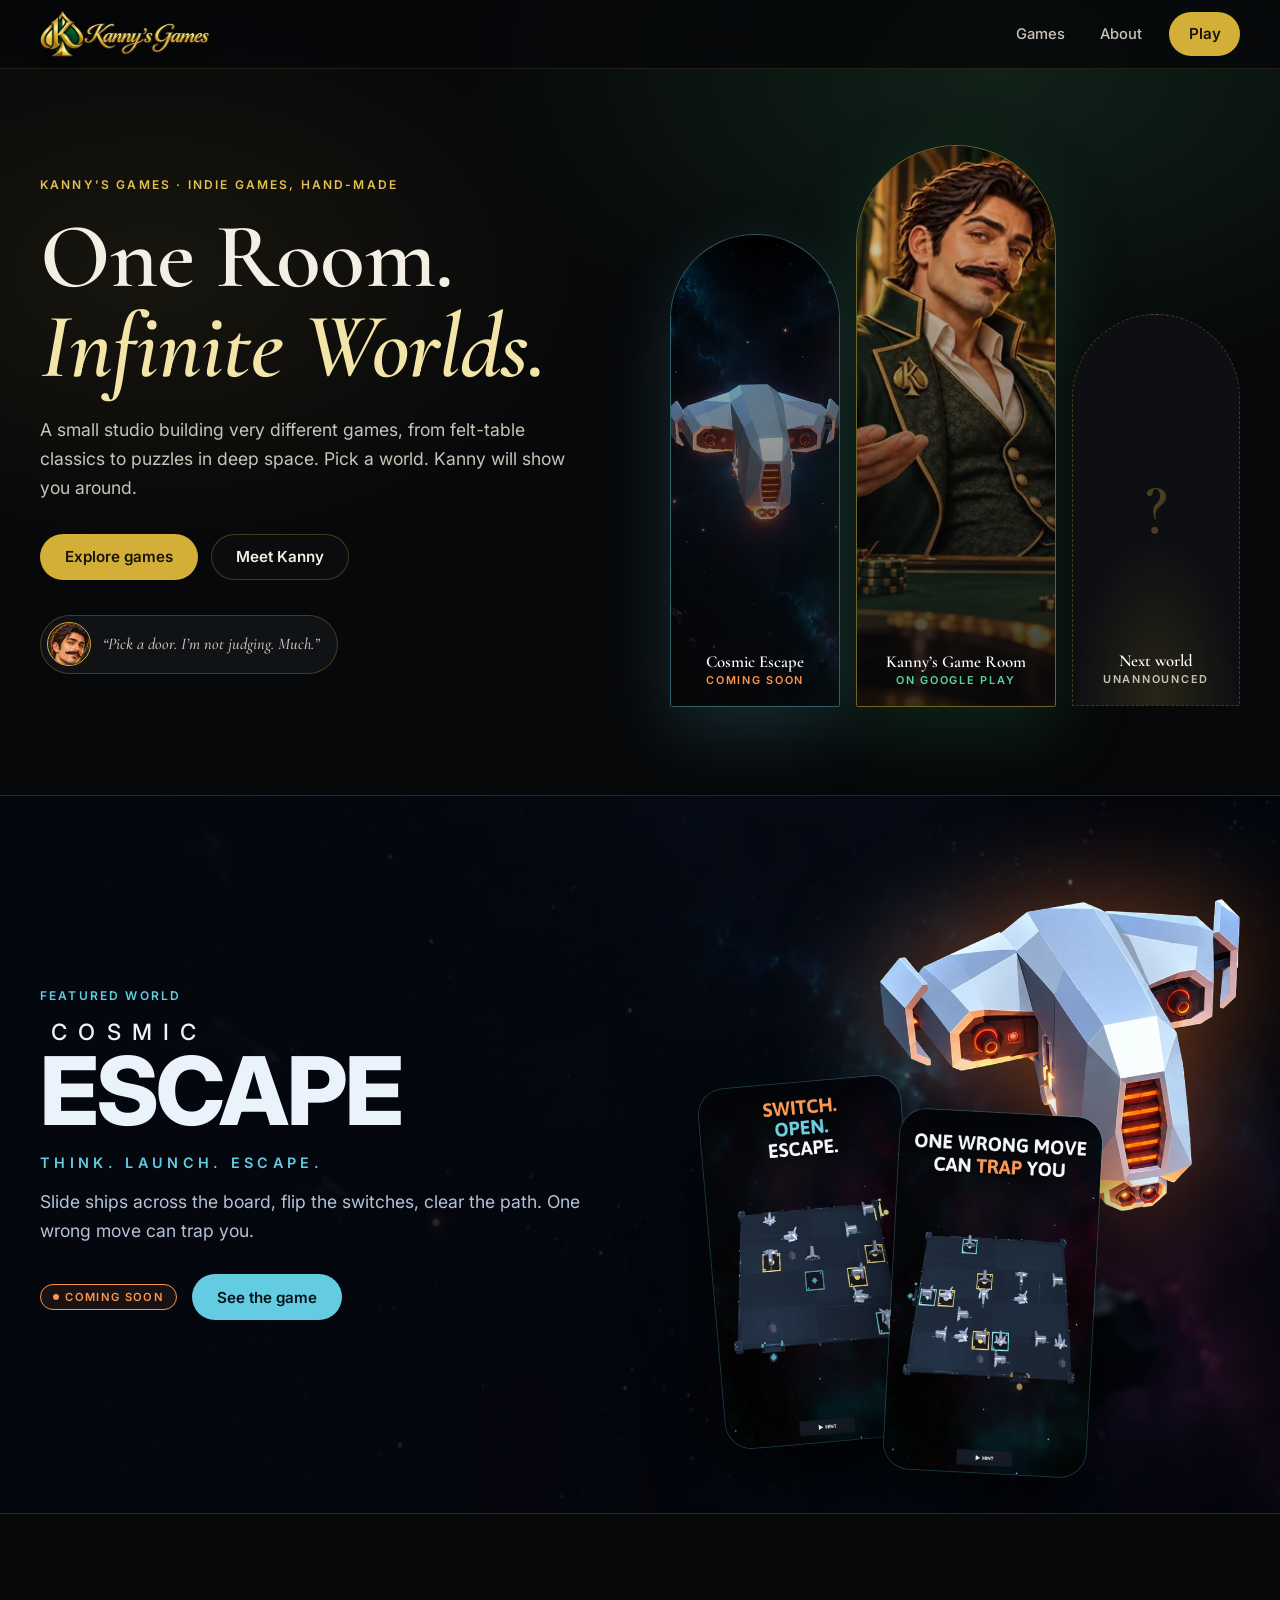
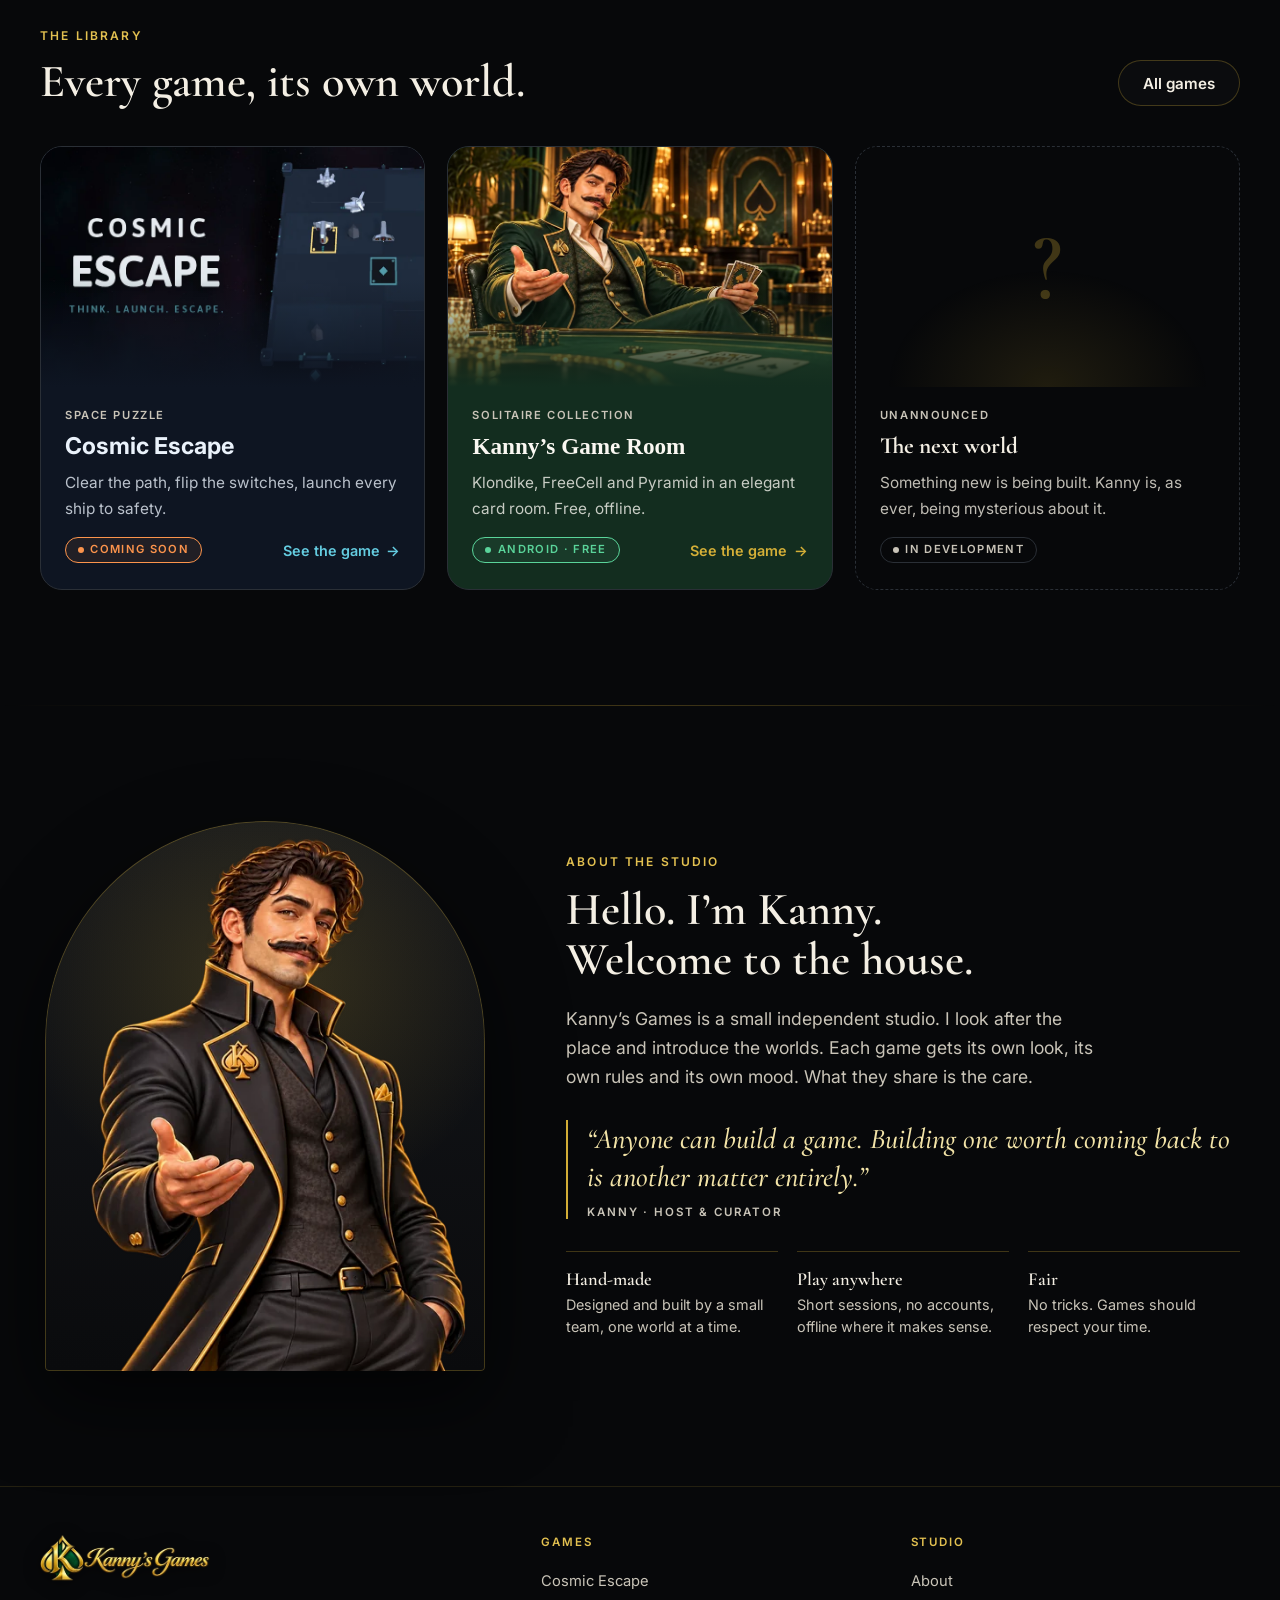
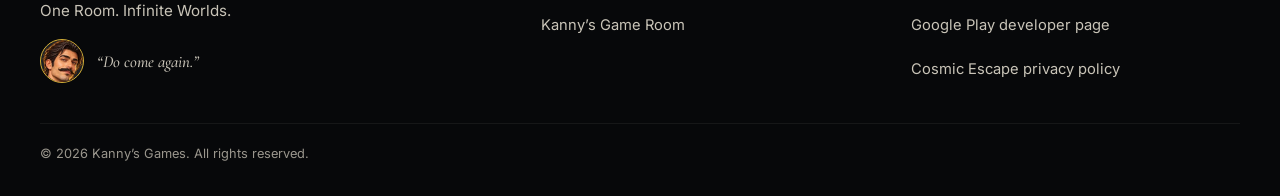
<file: index.html>
<!DOCTYPE html>
<html lang="en">
<head>
<meta charset="utf-8">
<meta name="viewport" content="width=device-width, initial-scale=1">
<title>Kanny's Games | Indie Game Studio. One Room. Infinite Worlds.</title>
<meta name="description" content="Kanny's Games is an independent game studio making very different games, from the card-room classic Kanny's Game Room to the upcoming space puzzle Cosmic Escape.">
<link rel="canonical" href="https://kannysgames.com/">
<meta name="theme-color" content="#07080a">
<meta property="og:site_name" content="Kanny's Games">
<meta property="og:type" content="website">
<meta property="og:title" content="Kanny's Games | Indie Game Studio. One Room. Infinite Worlds.">
<meta property="og:description" content="Kanny's Games is an independent game studio making very different games, from the card-room classic Kanny's Game Room to the upcoming space puzzle Cosmic Escape.">
<meta property="og:url" content="https://kannysgames.com/">
<meta property="og:image" content="https://kannysgames.com/assets/img/og/home.jpg">
<meta property="og:image:width" content="1200">
<meta property="og:image:height" content="630">
<meta property="og:image:alt" content="Kanny's Games. One Room. Infinite Worlds.">
<meta name="twitter:card" content="summary_large_image">
<meta name="twitter:title" content="Kanny's Games | Indie Game Studio. One Room. Infinite Worlds.">
<meta name="twitter:description" content="Kanny's Games is an independent game studio making very different games, from the card-room classic Kanny's Game Room to the upcoming space puzzle Cosmic Escape.">
<meta name="twitter:image" content="https://kannysgames.com/assets/img/og/home.jpg">
<link rel="icon" type="image/png" sizes="32x32" href="/assets/img/studio/favicon-32.png">
<link rel="icon" type="image/png" sizes="192x192" href="/assets/img/studio/icon-192.png">
<link rel="apple-touch-icon" href="/assets/img/studio/apple-touch-icon.png">
<link rel="preconnect" href="https://fonts.googleapis.com">
<link rel="preconnect" href="https://fonts.gstatic.com" crossorigin>
<link rel="stylesheet" href="https://fonts.googleapis.com/css2?family=Cormorant+Garamond:ital,wght@0,500;0,600;0,700;1,500;1,600&amp;family=Inter:wght@400;500;600;700;800&amp;display=swap">
<link rel="stylesheet" href="/assets/css/studio.css">
<link rel="stylesheet" href="/assets/css/home.css">
<script>document.documentElement.className="js"</script>
<script type="application/ld+json">{"@context": "https://schema.org", "@type": "Organization", "name": "Kanny's Games", "url": "https://kannysgames.com/", "logo": "https://kannysgames.com/assets/img/studio/icon-512.png", "description": "Kanny's Games is an independent game studio making very different games.", "sameAs": ["https://play.google.com/store/apps/dev?id=5169909982344144360"]}</script>
</head>
<body>
<div class="ambient" id="amb" aria-hidden="true"></div>
<a class="skip" href="#main">Skip to content</a>
<header class="nav"><div class="wrap nav-in">
  <a class="logo" href="/" aria-label="Kanny's Games home"><picture><source media="(max-width:560px)" srcset="/assets/img/studio/logo-mark.webp" width="34" height="36"><img src="/assets/img/studio/logo.webp" srcset="/assets/img/studio/logo.webp 1x, /assets/img/studio/logo-2x.webp 2x" alt="Kanny's Games" width="169" height="46" fetchpriority="high"></picture></a>
  <nav class="nav-links" aria-label="Primary"><a href="/games/">Games</a><a href="/#about">About</a><a class="btn btn-gold nav-play" href="https://play.google.com/store/apps/details?id=com.thebytedeveloper.kannysgameroom" target="_blank" rel="noopener noreferrer">Play</a></nav>
</div></header>
<main id="main">
<section class="hero"><div class="wrap hero-grid">
  <div>
    <p class="eyebrow">Kanny&rsquo;s Games &middot; Indie games, hand-made</p>
    <h1 class="h-hero">One Room.<br><em>Infinite Worlds.</em></h1>
    <p class="lede">A small studio building very different games, from felt-table classics to puzzles in deep space. Pick a world. Kanny will show you around.</p>
    <div class="hero-cta"><a class="btn btn-gold" href="#games">Explore games</a><a class="btn btn-line" href="#about">Meet Kanny</a></div>
    <p class="chip hero-chip"><img src="/assets/img/kanny/studio-avatar.webp" alt="" width="38" height="38" class="avatar" decoding="async"><span>&ldquo;Pick a door. I&rsquo;m not judging. Much.&rdquo;</span></p>
  </div>
  <div class="portals">
    <a class="portal p-ce" href="/games/cosmic-escape/"><img src="/assets/img/ce/wallpaper-480.webp" alt="" width="480" height="853" sizes="(max-width:560px) 45vw, 240px" fetchpriority="high" decoding="async"><span class="label"><b>Cosmic Escape</b><em>Coming soon</em></span></a>
    <a class="portal p-gr" href="/games/kannys-game-room/"><img src="/assets/img/gr/lounge-1400.webp" alt="" width="1400" height="933" srcset="/assets/img/gr/lounge-800.webp 800w, /assets/img/gr/lounge-1400.webp 1400w" sizes="(max-width:560px) 60vw, 420px" fetchpriority="high" decoding="async"><span class="label"><b>Kanny&rsquo;s Game Room</b><em>On Google Play</em></span></a>
    <div class="portal p-next"><i aria-hidden="true">?</i><span class="label"><b>Next world</b>Unannounced</span></div>
  </div>
</div></section>

<section class="feat" id="feat" data-game="cosmic-escape" data-amb="rgba(100,204,224,.16)|rgba(255,122,46,.05)" aria-labelledby="feat-title">
  <div class="wrap feat-grid">
    <div class="rv">
      <p class="eyebrow">Featured world</p>
      <h2 id="feat-title"><span class="ce-mark">Cosmic</span> <span class="ce-word">Escape</span></h2>
      <p class="ce-tag">Think. Launch. Escape.</p>
      <p class="lede">Slide ships across the board, flip the switches, clear the path. One wrong move can trap you.</p>
      <div class="feat-actions"><span class="pill pill-soon">Coming soon</span><a class="btn btn-game" href="/games/cosmic-escape/">See the game</a></div>
    </div>
    <div class="feat-media rv" aria-hidden="true">
      <img src="/assets/img/ce/ship-feature-640.webp" alt="" width="640" height="555" class="feat-ship" srcset="/assets/img/ce/ship-feature-640.webp 640w" sizes="(max-width:900px) 56vw, 420px" loading="lazy" decoding="async">
      <div class="phone ph1"><img src="/assets/img/ce/shot-02.webp" alt="" width="600" height="1067" sizes="(max-width:560px) 40vw, 200px" loading="lazy" decoding="async"></div>
      <div class="phone ph2"><img src="/assets/img/ce/shot-03.webp" alt="" width="600" height="1067" sizes="(max-width:560px) 40vw, 200px" loading="lazy" decoding="async"></div>
    </div>
  </div>
</section>

<section class="sec" id="games" aria-labelledby="lib-title"><div class="wrap">
  <div class="lib-head rv">
    <div><p class="eyebrow">The library</p><h2 class="h2" id="lib-title" style="margin-top:.8rem">Every game, its own world.</h2></div>
    <a class="btn btn-line" href="/games/">All games</a>
  </div>
  <div class="lib-grid">
    <a class="card rv" data-game="cosmic-escape" href="/games/cosmic-escape/" data-amb="rgba(100,204,224,.16)|rgba(255,122,46,.05)">
  <div class="card-art"><img src="/assets/img/ce/banner.webp" alt="" width="1024" height="500" sizes="(max-width:560px) 100vw, (max-width:900px) 50vw, 380px" style="object-position:8% 50%" loading="lazy" decoding="async"></div>
  <div class="card-body"><span class="tag">Space puzzle</span><h3>Cosmic Escape</h3>
    <p>Clear the path, flip the switches, launch every ship to safety.</p>
    <div class="card-meta"><span class="pill pill-soon">Coming soon</span><span class="card-cta">See the game</span></div></div>
</a>
    <a class="card rv" data-game="kannys-game-room" href="/games/kannys-game-room/" data-amb="rgba(47,125,76,.22)|rgba(212,175,55,.08)">
  <div class="card-art"><img src="/assets/img/gr/lounge-800.webp" alt="" width="800" height="533" srcset="/assets/img/gr/lounge-800.webp 800w, /assets/img/gr/lounge-1400.webp 1400w" sizes="(max-width:560px) 100vw, (max-width:900px) 50vw, 380px" style="object-position:35% 35%" loading="lazy" decoding="async"></div>
  <div class="card-body"><span class="tag">Solitaire collection</span><h3>Kanny&rsquo;s Game Room</h3>
    <p>Klondike, FreeCell and Pyramid in an elegant card room. Free, offline.</p>
    <div class="card-meta"><span class="pill pill-live">Android &middot; Free</span><span class="card-cta">See the game</span></div></div>
</a>
    <div class="card teaser rv">
  <div class="card-art"><span aria-hidden="true">?</span></div>
  <div class="card-body"><span class="tag">Unannounced</span><h3>The next world</h3>
    <p>Something new is being built. Kanny is, as ever, being mysterious about it.</p>
    <div class="card-meta"><span class="pill pill-next">In development</span></div></div>
</div>
  </div>
</div></section>

<hr class="hair">

<section class="sec" id="about" aria-labelledby="about-title"><div class="wrap kanny-grid">
  <div class="k-frame rv"><img src="/assets/img/kanny/studio-welcome-520.webp" alt="Kanny, host of Kanny's Games, in his charcoal and gold coat, extending a hand in welcome" width="520" height="780" srcset="/assets/img/kanny/studio-welcome-520.webp 520w, /assets/img/kanny/studio-welcome-900.webp 900w" sizes="(max-width:560px) 340px, 460px" loading="lazy" decoding="async"></div>
  <div class="k-body rv">
    <p class="eyebrow">About the studio</p>
    <h2 class="h2" id="about-title">Hello. I&rsquo;m Kanny.<br>Welcome to the house.</h2>
    <p class="lede">Kanny&rsquo;s Games is a small independent studio. I look after the place and introduce the worlds. Each game gets its own look, its own rules and its own mood. What they share is the care.</p>
    <blockquote class="quote"><p>&ldquo;Anyone can build a game. Building one worth coming back to is another matter entirely.&rdquo;</p><cite>Kanny &middot; Host &amp; curator</cite></blockquote>
    <div class="beliefs">
      <div><h3>Hand-made</h3><p>Designed and built by a small team, one world at a time.</p></div>
      <div><h3>Play anywhere</h3><p>Short sessions, no accounts, offline where it makes sense.</p></div>
      <div><h3>Fair</h3><p>No tricks. Games should respect your time.</p></div>
    </div>
  </div>
</div></section>
</main>
<footer class="foot"><div class="wrap">
  <div class="foot-in">
    <div><a class="logo" href="/" aria-label="Kanny's Games home"><picture><source media="(max-width:560px)" srcset="/assets/img/studio/logo-mark.webp"><img src="/assets/img/studio/logo.webp" srcset="/assets/img/studio/logo.webp 1x, /assets/img/studio/logo-2x.webp 2x" alt="Kanny's Games" width="169" height="46" loading="lazy"></picture></a>
      <p class="foot-tag">One Room. Infinite Worlds.</p>
      <p class="foot-kanny"><img src="/assets/img/kanny/studio-avatar.webp" alt="" width="44" height="44" class="avatar" loading="lazy" decoding="async"><span>&ldquo;Do come again.&rdquo;</span></p></div>
    <div><h2>Games</h2><ul><li><a href="/games/cosmic-escape/">Cosmic Escape</a></li><li><a href="/games/kannys-game-room/">Kanny&rsquo;s Game Room</a></li></ul></div>
    <div><h2>Studio</h2><ul><li><a href="/#about">About</a></li><li><a href="https://play.google.com/store/apps/dev?id=5169909982344144360" target="_blank" rel="noopener noreferrer">Google Play developer page</a></li><li><a href="/privacy/CosmicEscape.html">Cosmic Escape privacy policy</a></li></ul></div>
  </div>
  <p class="copy">&copy; 2026 Kanny&rsquo;s Games. All rights reserved.</p>
</div></footer>
<script src="/assets/js/site.js" defer></script>
</body>
</html>
</file>
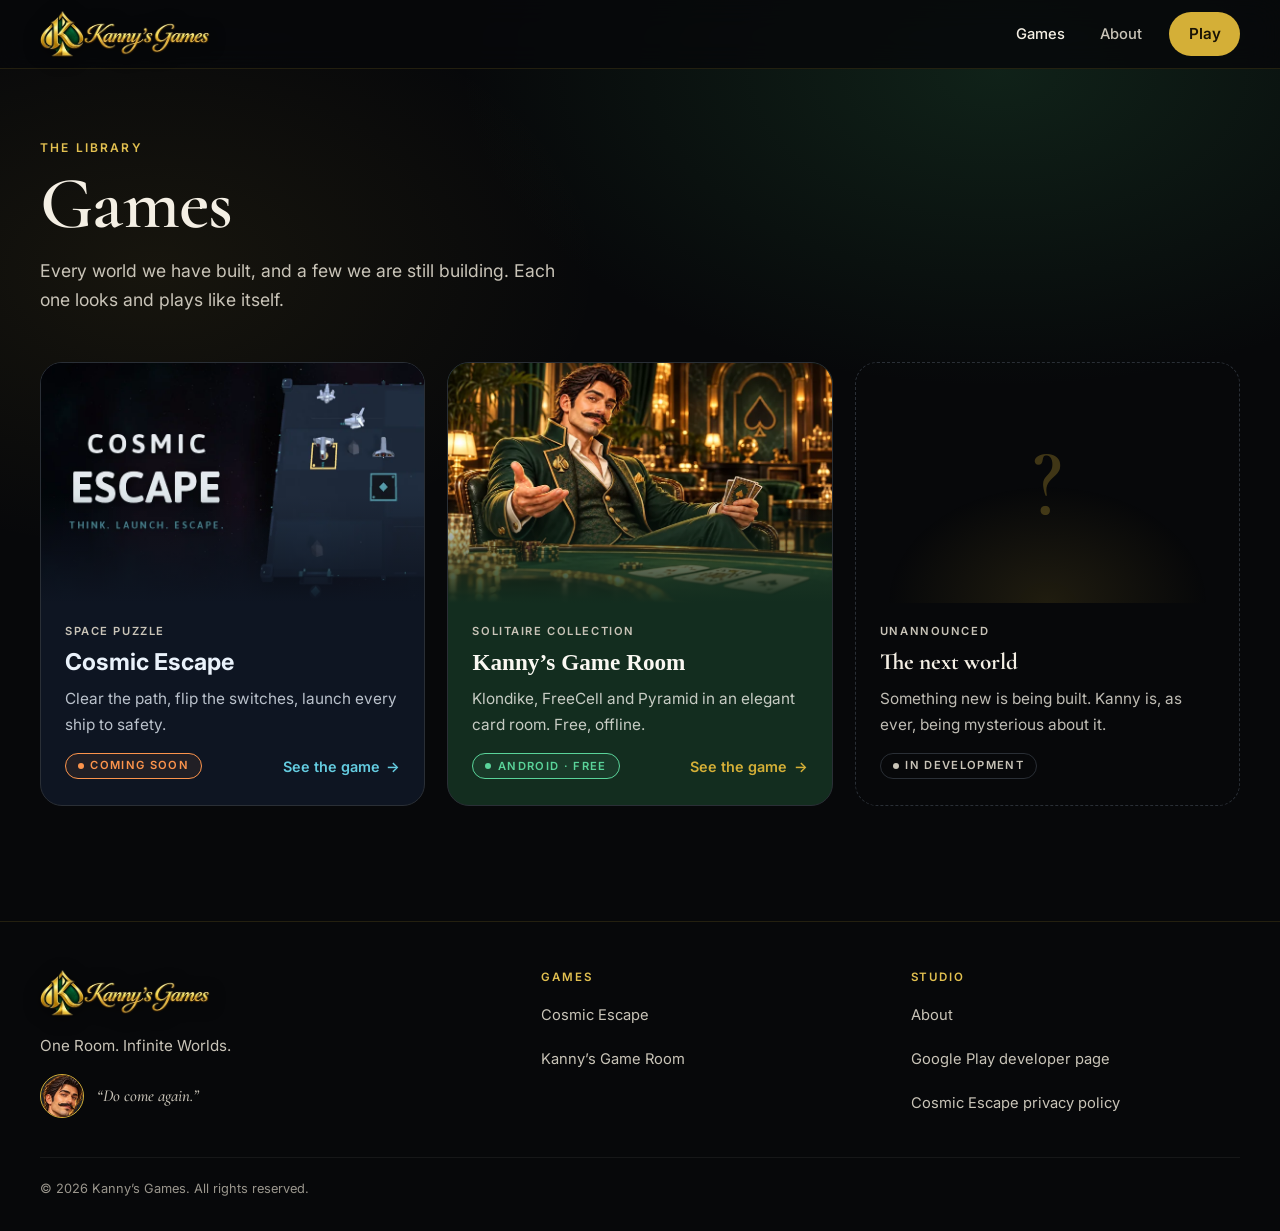
<file: games/index.html>
<!DOCTYPE html>
<html lang="en">
<head>
<meta charset="utf-8">
<meta name="viewport" content="width=device-width, initial-scale=1">
<title>Games | Kanny's Games</title>
<meta name="description" content="Every game from Kanny's Games: Kanny's Game Room, a free solitaire collection for Android, and Cosmic Escape, a space puzzle game coming soon.">
<link rel="canonical" href="https://kannysgames.com/games/">
<meta name="theme-color" content="#07080a">
<meta property="og:site_name" content="Kanny's Games">
<meta property="og:type" content="website">
<meta property="og:title" content="Games | Kanny's Games">
<meta property="og:description" content="Every game from Kanny's Games: Kanny's Game Room, a free solitaire collection for Android, and Cosmic Escape, a space puzzle game coming soon.">
<meta property="og:url" content="https://kannysgames.com/games/">
<meta property="og:image" content="https://kannysgames.com/assets/img/og/home.jpg">
<meta property="og:image:width" content="1200">
<meta property="og:image:height" content="630">
<meta property="og:image:alt" content="Kanny's Games. One Room. Infinite Worlds.">
<meta name="twitter:card" content="summary_large_image">
<meta name="twitter:title" content="Games | Kanny's Games">
<meta name="twitter:description" content="Every game from Kanny's Games: Kanny's Game Room, a free solitaire collection for Android, and Cosmic Escape, a space puzzle game coming soon.">
<meta name="twitter:image" content="https://kannysgames.com/assets/img/og/home.jpg">
<link rel="icon" type="image/png" sizes="32x32" href="/assets/img/studio/favicon-32.png">
<link rel="icon" type="image/png" sizes="192x192" href="/assets/img/studio/icon-192.png">
<link rel="apple-touch-icon" href="/assets/img/studio/apple-touch-icon.png">
<link rel="preconnect" href="https://fonts.googleapis.com">
<link rel="preconnect" href="https://fonts.gstatic.com" crossorigin>
<link rel="stylesheet" href="https://fonts.googleapis.com/css2?family=Cormorant+Garamond:ital,wght@0,500;0,600;0,700;1,500;1,600&amp;family=Inter:wght@400;500;600;700;800&amp;display=swap">
<link rel="stylesheet" href="/assets/css/studio.css">
<link rel="stylesheet" href="/assets/css/home.css">
<script>document.documentElement.className="js"</script>
<script type="application/ld+json">{"@context": "https://schema.org", "@type": "Organization", "name": "Kanny's Games", "url": "https://kannysgames.com/", "logo": "https://kannysgames.com/assets/img/studio/icon-512.png", "description": "Kanny's Games is an independent game studio making very different games.", "sameAs": ["https://play.google.com/store/apps/dev?id=5169909982344144360"]}</script>
</head>
<body>
<div class="ambient" id="amb" aria-hidden="true"></div>
<a class="skip" href="#main">Skip to content</a>
<header class="nav"><div class="wrap nav-in">
  <a class="logo" href="/" aria-label="Kanny's Games home"><picture><source media="(max-width:560px)" srcset="/assets/img/studio/logo-mark.webp" width="34" height="36"><img src="/assets/img/studio/logo.webp" srcset="/assets/img/studio/logo.webp 1x, /assets/img/studio/logo-2x.webp 2x" alt="Kanny's Games" width="169" height="46" fetchpriority="high"></picture></a>
  <nav class="nav-links" aria-label="Primary"><a href="/games/" aria-current="page">Games</a><a href="/#about">About</a><a class="btn btn-gold nav-play" href="https://play.google.com/store/apps/details?id=com.thebytedeveloper.kannysgameroom" target="_blank" rel="noopener noreferrer">Play</a></nav>
</div></header>
<main id="main">
<section class="page-head"><div class="wrap">
  <p class="eyebrow">The library</p>
  <h1 class="h-hero" style="font-size:clamp(2.6rem,6vw,4.6rem)">Games</h1>
  <p class="lede">Every world we have built, and a few we are still building. Each one looks and plays like itself.</p>
</div></section>
<section class="sec" style="padding-top:2rem" aria-labelledby="all-games"><div class="wrap"><h2 class="sr-only" id="all-games">All games</h2><div class="lib-grid">
  <a class="card rv" data-game="cosmic-escape" href="/games/cosmic-escape/" data-amb="rgba(100,204,224,.16)|rgba(255,122,46,.05)">
  <div class="card-art"><img src="/assets/img/ce/banner.webp" alt="" width="1024" height="500" sizes="(max-width:560px) 100vw, (max-width:900px) 50vw, 380px" style="object-position:8% 50%" decoding="async"></div>
  <div class="card-body"><span class="tag">Space puzzle</span><h3>Cosmic Escape</h3>
    <p>Clear the path, flip the switches, launch every ship to safety.</p>
    <div class="card-meta"><span class="pill pill-soon">Coming soon</span><span class="card-cta">See the game</span></div></div>
</a>
  <a class="card rv" data-game="kannys-game-room" href="/games/kannys-game-room/" data-amb="rgba(47,125,76,.22)|rgba(212,175,55,.08)">
  <div class="card-art"><img src="/assets/img/gr/lounge-800.webp" alt="" width="800" height="533" srcset="/assets/img/gr/lounge-800.webp 800w, /assets/img/gr/lounge-1400.webp 1400w" sizes="(max-width:560px) 100vw, (max-width:900px) 50vw, 380px" style="object-position:35% 35%" decoding="async"></div>
  <div class="card-body"><span class="tag">Solitaire collection</span><h3>Kanny&rsquo;s Game Room</h3>
    <p>Klondike, FreeCell and Pyramid in an elegant card room. Free, offline.</p>
    <div class="card-meta"><span class="pill pill-live">Android &middot; Free</span><span class="card-cta">See the game</span></div></div>
</a>
  <div class="card teaser rv">
  <div class="card-art"><span aria-hidden="true">?</span></div>
  <div class="card-body"><span class="tag">Unannounced</span><h3>The next world</h3>
    <p>Something new is being built. Kanny is, as ever, being mysterious about it.</p>
    <div class="card-meta"><span class="pill pill-next">In development</span></div></div>
</div>
</div></div></section>
</main>
<footer class="foot"><div class="wrap">
  <div class="foot-in">
    <div><a class="logo" href="/" aria-label="Kanny's Games home"><picture><source media="(max-width:560px)" srcset="/assets/img/studio/logo-mark.webp"><img src="/assets/img/studio/logo.webp" srcset="/assets/img/studio/logo.webp 1x, /assets/img/studio/logo-2x.webp 2x" alt="Kanny's Games" width="169" height="46" loading="lazy"></picture></a>
      <p class="foot-tag">One Room. Infinite Worlds.</p>
      <p class="foot-kanny"><img src="/assets/img/kanny/studio-avatar.webp" alt="" width="44" height="44" class="avatar" loading="lazy" decoding="async"><span>&ldquo;Do come again.&rdquo;</span></p></div>
    <div><h2>Games</h2><ul><li><a href="/games/cosmic-escape/">Cosmic Escape</a></li><li><a href="/games/kannys-game-room/">Kanny&rsquo;s Game Room</a></li></ul></div>
    <div><h2>Studio</h2><ul><li><a href="/#about">About</a></li><li><a href="https://play.google.com/store/apps/dev?id=5169909982344144360" target="_blank" rel="noopener noreferrer">Google Play developer page</a></li><li><a href="/privacy/CosmicEscape.html">Cosmic Escape privacy policy</a></li></ul></div>
  </div>
  <p class="copy">&copy; 2026 Kanny&rsquo;s Games. All rights reserved.</p>
</div></footer>
<script src="/assets/js/site.js" defer></script>
</body>
</html>
</file>
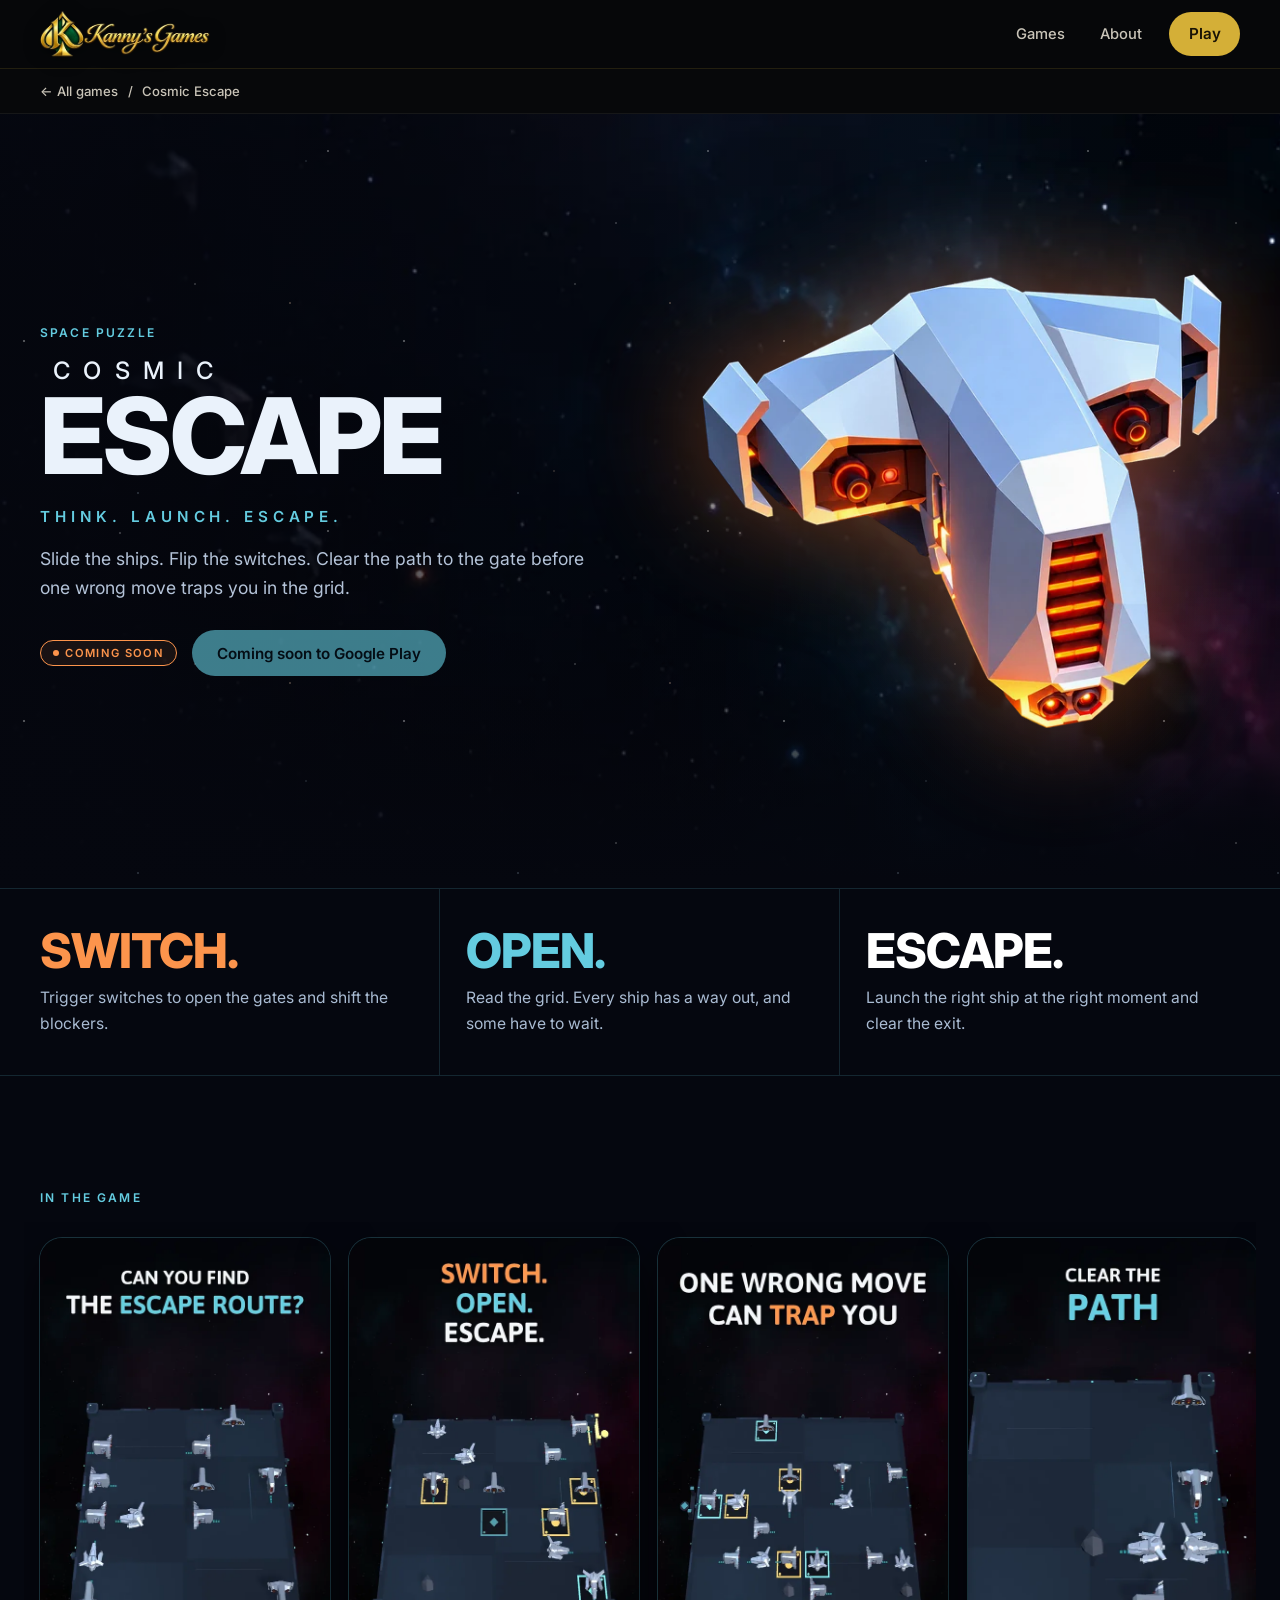
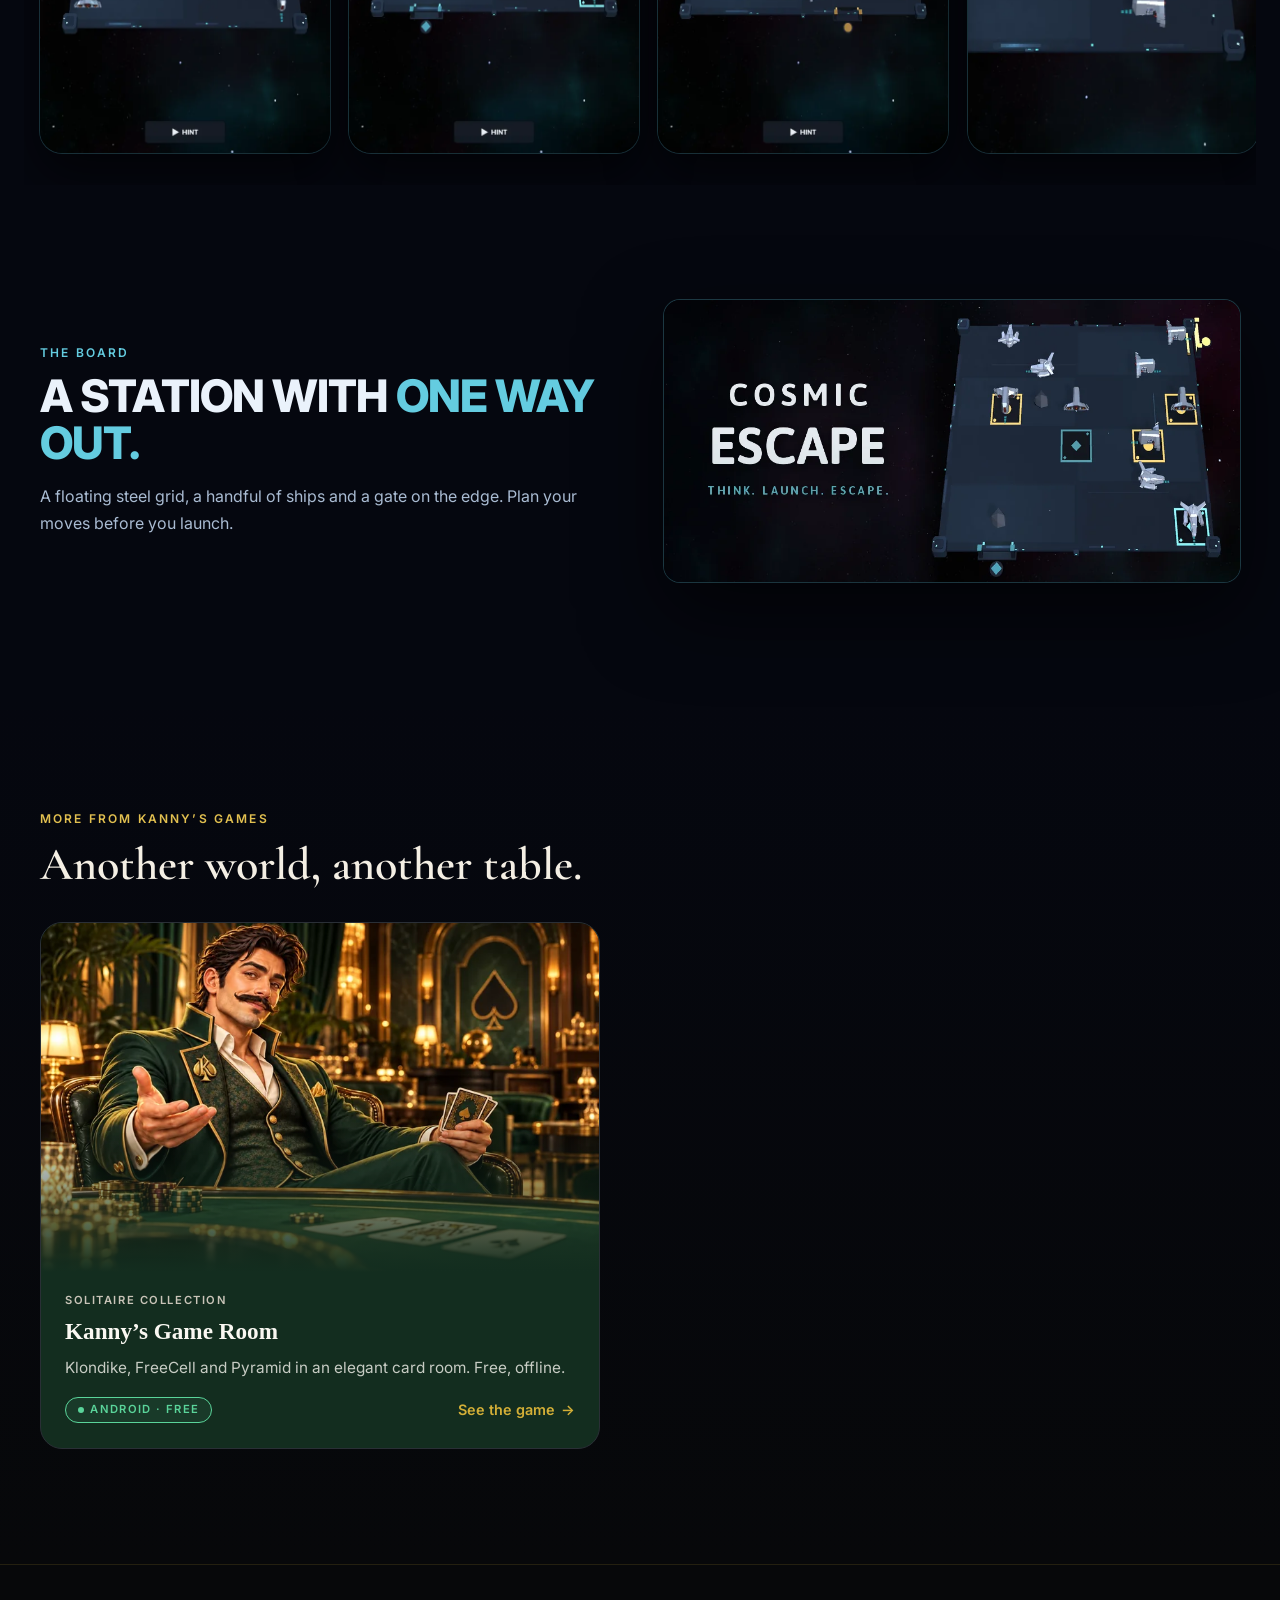
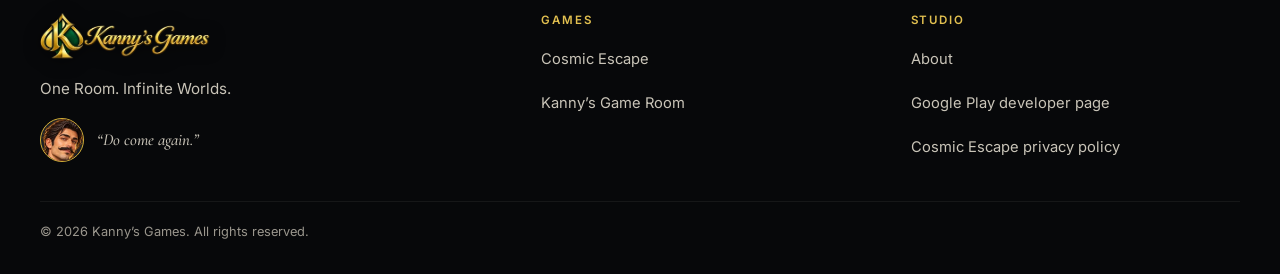
<file: games/cosmic-escape/index.html>
<!DOCTYPE html>
<html lang="en">
<head>
<meta charset="utf-8">
<meta name="viewport" content="width=device-width, initial-scale=1">
<title>Cosmic Escape | Space Puzzle Game, Coming Soon</title>
<meta name="description" content="Cosmic Escape is a space puzzle game from Kanny's Games. Slide the ships, flip the switches and clear the path. Think. Launch. Escape. Coming soon.">
<link rel="canonical" href="https://kannysgames.com/games/cosmic-escape/">
<meta name="theme-color" content="#07080a">
<meta property="og:site_name" content="Kanny's Games">
<meta property="og:type" content="website">
<meta property="og:title" content="Cosmic Escape | Space Puzzle Game, Coming Soon">
<meta property="og:description" content="Cosmic Escape is a space puzzle game from Kanny's Games. Slide the ships, flip the switches and clear the path. Think. Launch. Escape. Coming soon.">
<meta property="og:url" content="https://kannysgames.com/games/cosmic-escape/">
<meta property="og:image" content="https://kannysgames.com/assets/img/og/cosmic-escape.jpg">
<meta property="og:image:width" content="1200">
<meta property="og:image:height" content="630">
<meta property="og:image:alt" content="Cosmic Escape. Think. Launch. Escape.">
<meta name="twitter:card" content="summary_large_image">
<meta name="twitter:title" content="Cosmic Escape | Space Puzzle Game, Coming Soon">
<meta name="twitter:description" content="Cosmic Escape is a space puzzle game from Kanny's Games. Slide the ships, flip the switches and clear the path. Think. Launch. Escape. Coming soon.">
<meta name="twitter:image" content="https://kannysgames.com/assets/img/og/cosmic-escape.jpg">
<link rel="icon" type="image/png" sizes="32x32" href="/assets/img/studio/favicon-32.png">
<link rel="icon" type="image/png" sizes="192x192" href="/assets/img/studio/icon-192.png">
<link rel="apple-touch-icon" href="/assets/img/studio/apple-touch-icon.png">
<link rel="preconnect" href="https://fonts.googleapis.com">
<link rel="preconnect" href="https://fonts.gstatic.com" crossorigin>
<link rel="stylesheet" href="https://fonts.googleapis.com/css2?family=Cormorant+Garamond:ital,wght@0,500;0,600;0,700;1,500;1,600&amp;family=Inter:wght@400;500;600;700;800&amp;display=swap">
<link rel="stylesheet" href="/assets/css/studio.css">
<link rel="stylesheet" href="/assets/css/cosmic-escape.css">
<script>document.documentElement.className="js"</script>
<script type="application/ld+json">{"@context": "https://schema.org", "@type": "Organization", "name": "Kanny's Games", "url": "https://kannysgames.com/", "logo": "https://kannysgames.com/assets/img/studio/icon-512.png", "description": "Kanny's Games is an independent game studio making very different games.", "sameAs": ["https://play.google.com/store/apps/dev?id=5169909982344144360"]}</script>
<script type="application/ld+json">{"@context": "https://schema.org", "@type": "VideoGame", "name": "Cosmic Escape", "url": "https://kannysgames.com/games/cosmic-escape/", "description": "Cosmic Escape is a space puzzle game from Kanny's Games. Think. Launch. Escape. Coming soon.", "genre": "Puzzle game", "image": "https://kannysgames.com/assets/img/og/cosmic-escape.jpg", "inLanguage": "en", "publisher": {"@type": "Organization", "name": "Kanny's Games", "url": "https://kannysgames.com/"}}</script>
</head>
<body>
<a class="skip" href="#main">Skip to content</a>
<header class="nav"><div class="wrap nav-in">
  <a class="logo" href="/" aria-label="Kanny's Games home"><picture><source media="(max-width:560px)" srcset="/assets/img/studio/logo-mark.webp" width="34" height="36"><img src="/assets/img/studio/logo.webp" srcset="/assets/img/studio/logo.webp 1x, /assets/img/studio/logo-2x.webp 2x" alt="Kanny's Games" width="169" height="46" fetchpriority="high"></picture></a>
  <nav class="nav-links" aria-label="Primary"><a href="/games/">Games</a><a href="/#about">About</a><a class="btn btn-gold nav-play" href="https://play.google.com/store/apps/details?id=com.thebytedeveloper.kannysgameroom" target="_blank" rel="noopener noreferrer">Play</a></nav>
</div></header>
<nav class="crumb" aria-label="Breadcrumb"><div class="wrap"><a href="/games/">&larr; All games</a><span aria-hidden="true">/</span><span aria-current="page">Cosmic Escape</span></div></nav>
<main id="main" class="ce" data-game="cosmic-escape">
  <section class="ce-hero">
    <img src="/assets/img/ce/nebula.webp" alt="" width="941" height="519" class="ce-hero-bg" fetchpriority="high" decoding="async"><div class="stars" aria-hidden="true"></div><div class="stars b" aria-hidden="true"></div>
    <div class="wrap ce-hero-grid">
      <div>
        <p class="eyebrow">Space puzzle</p>
        <h1><span class="ce-mark">Cosmic</span> <span class="ce-word">Escape</span></h1>
        <p class="ce-tag">Think. Launch. Escape.</p>
        <p class="lede">Slide the ships. Flip the switches. Clear the path to the gate before one wrong move traps you in the grid.</p>
        <div class="row"><span class="pill pill-soon">Coming soon</span><span class="btn btn-game" aria-disabled="true">Coming soon to Google Play</span></div>
      </div>
      <img src="/assets/img/ce/ship-560.webp" alt="The Cosmic Escape ship, a low-poly silver craft with glowing ember-orange engines" width="560" height="488" class="ce-ship" srcset="/assets/img/ce/ship-560.webp 560w, /assets/img/ce/ship-900.webp 900w" sizes="(max-width:900px) 62vw, 520px" fetchpriority="high" decoding="async">
    </div>
  </section>

  <section class="pitch" aria-label="How it plays"><div class="wrap pitch-in">
    <div><h2>Switch.</h2><p>Trigger switches to open the gates and shift the blockers.</p></div>
    <div><h2>Open.</h2><p>Read the grid. Every ship has a way out, and some have to wait.</p></div>
    <div><h2>Escape.</h2><p>Launch the right ship at the right moment and clear the exit.</p></div>
  </div></section>

  <section class="sec" aria-labelledby="shots-title"><div class="wrap">
    <p class="eyebrow shots-head" id="shots-title">In the game</p>
    <div class="shots" role="region" aria-label="Cosmic Escape screenshots" tabindex="0"><img src="/assets/img/ce/shot-01.webp" alt="Cosmic Escape gameplay: ships on the station grid, with the headline &ldquo;Can you find the escape route?&rdquo;" width="600" height="1067" sizes="(max-width:560px) 62vw, 290px" loading="lazy" decoding="async"><img src="/assets/img/ce/shot-02.webp" alt="Cosmic Escape gameplay: switches, gates and ships, with the headline &ldquo;Switch. Open. Escape.&rdquo;" width="600" height="1067" sizes="(max-width:560px) 62vw, 290px" loading="lazy" decoding="async"><img src="/assets/img/ce/shot-03.webp" alt="Cosmic Escape gameplay: a crowded grid, with the headline &ldquo;One wrong move can trap you&rdquo;" width="600" height="1067" sizes="(max-width:560px) 62vw, 290px" loading="lazy" decoding="async"><img src="/assets/img/ce/shot-04.webp" alt="Cosmic Escape gameplay: a close view of the grid, with the headline &ldquo;Clear the path&rdquo;" width="600" height="1067" sizes="(max-width:560px) 62vw, 290px" loading="lazy" decoding="async"><img src="/assets/img/ce/shot-06.webp" alt="Cosmic Escape gameplay: launching a ship toward the gate, with the headline &ldquo;Think. Launch. Escape.&rdquo;" width="600" height="1067" sizes="(max-width:560px) 62vw, 290px" loading="lazy" decoding="async"></div>
  </div></section>

  <section class="sec" style="padding-top:0" aria-labelledby="board-title"><div class="wrap world">
    <div>
      <p class="eyebrow">The board</p>
      <h2 class="h2" id="board-title" style="margin-top:.8rem">A station with <span>one way out.</span></h2>
      <p class="body" style="margin-top:1rem">A floating steel grid, a handful of ships and a gate on the edge. Plan your moves before you launch.</p>
    </div>
    <img src="/assets/img/ce/banner.webp" alt="Cosmic Escape key art: the title beside the floating station board, with the line Think. Launch. Escape." width="1024" height="500" sizes="(max-width:900px) 100vw, 560px" loading="lazy" decoding="async">
  </div></section>

  <section class="sec more" aria-labelledby="more-title"><div class="wrap">
    <p class="eyebrow">More from Kanny&rsquo;s Games</p>
    <h2 id="more-title">Another world, another table.</h2>
    <a class="card" data-game="kannys-game-room" href="/games/kannys-game-room/" data-amb="rgba(47,125,76,.22)|rgba(212,175,55,.08)">
  <div class="card-art"><img src="/assets/img/gr/lounge-800.webp" alt="" width="800" height="533" srcset="/assets/img/gr/lounge-800.webp 800w, /assets/img/gr/lounge-1400.webp 1400w" sizes="(max-width:560px) 100vw, (max-width:900px) 50vw, 380px" style="object-position:35% 35%" loading="lazy" decoding="async"></div>
  <div class="card-body"><span class="tag">Solitaire collection</span><h3>Kanny&rsquo;s Game Room</h3>
    <p>Klondike, FreeCell and Pyramid in an elegant card room. Free, offline.</p>
    <div class="card-meta"><span class="pill pill-live">Android &middot; Free</span><span class="card-cta">See the game</span></div></div>
</a>
  </div></section>
</main>
<footer class="foot"><div class="wrap">
  <div class="foot-in">
    <div><a class="logo" href="/" aria-label="Kanny's Games home"><picture><source media="(max-width:560px)" srcset="/assets/img/studio/logo-mark.webp"><img src="/assets/img/studio/logo.webp" srcset="/assets/img/studio/logo.webp 1x, /assets/img/studio/logo-2x.webp 2x" alt="Kanny's Games" width="169" height="46" loading="lazy"></picture></a>
      <p class="foot-tag">One Room. Infinite Worlds.</p>
      <p class="foot-kanny"><img src="/assets/img/kanny/studio-avatar.webp" alt="" width="44" height="44" class="avatar" loading="lazy" decoding="async"><span>&ldquo;Do come again.&rdquo;</span></p></div>
    <div><h2>Games</h2><ul><li><a href="/games/cosmic-escape/">Cosmic Escape</a></li><li><a href="/games/kannys-game-room/">Kanny&rsquo;s Game Room</a></li></ul></div>
    <div><h2>Studio</h2><ul><li><a href="/#about">About</a></li><li><a href="https://play.google.com/store/apps/dev?id=5169909982344144360" target="_blank" rel="noopener noreferrer">Google Play developer page</a></li><li><a href="/privacy/CosmicEscape.html">Cosmic Escape privacy policy</a></li></ul></div>
  </div>
  <p class="copy">&copy; 2026 Kanny&rsquo;s Games. All rights reserved.</p>
</div></footer>
<script src="/assets/js/site.js" defer></script>
</body>
</html>
</file>
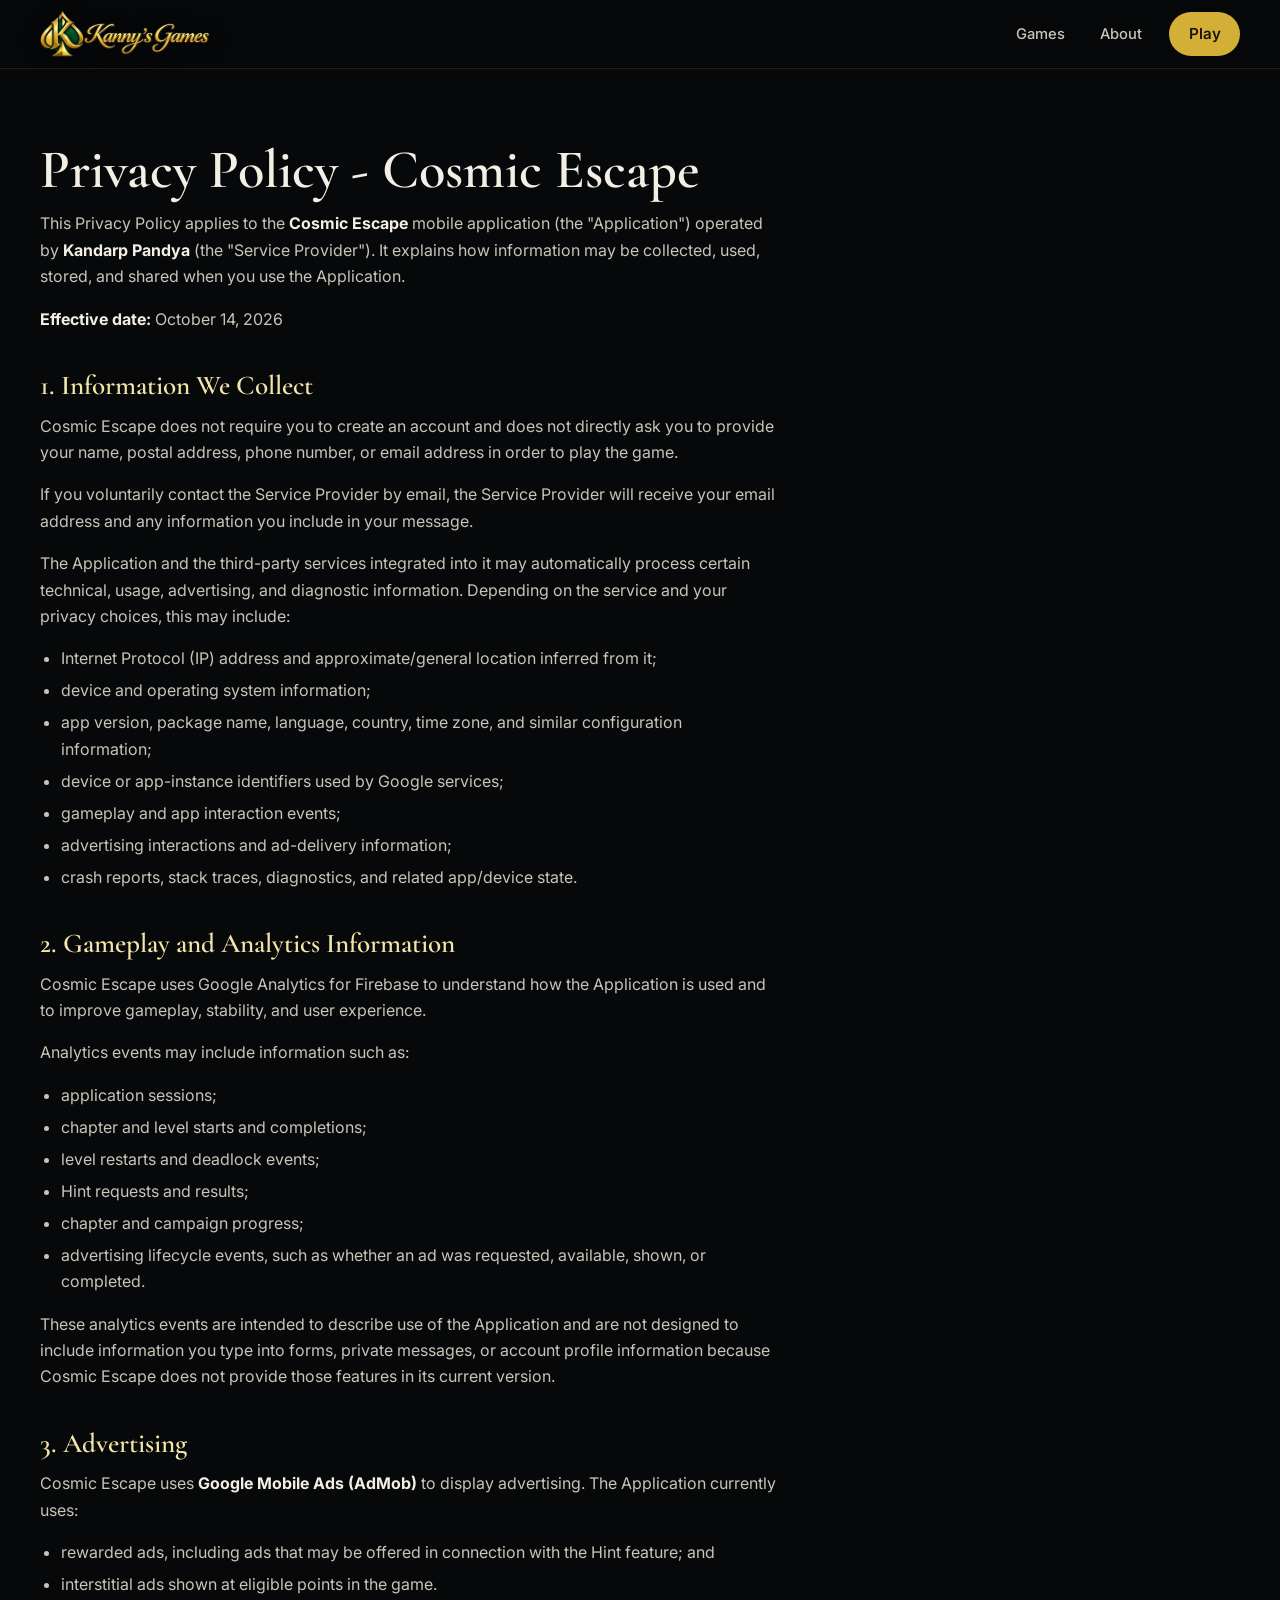
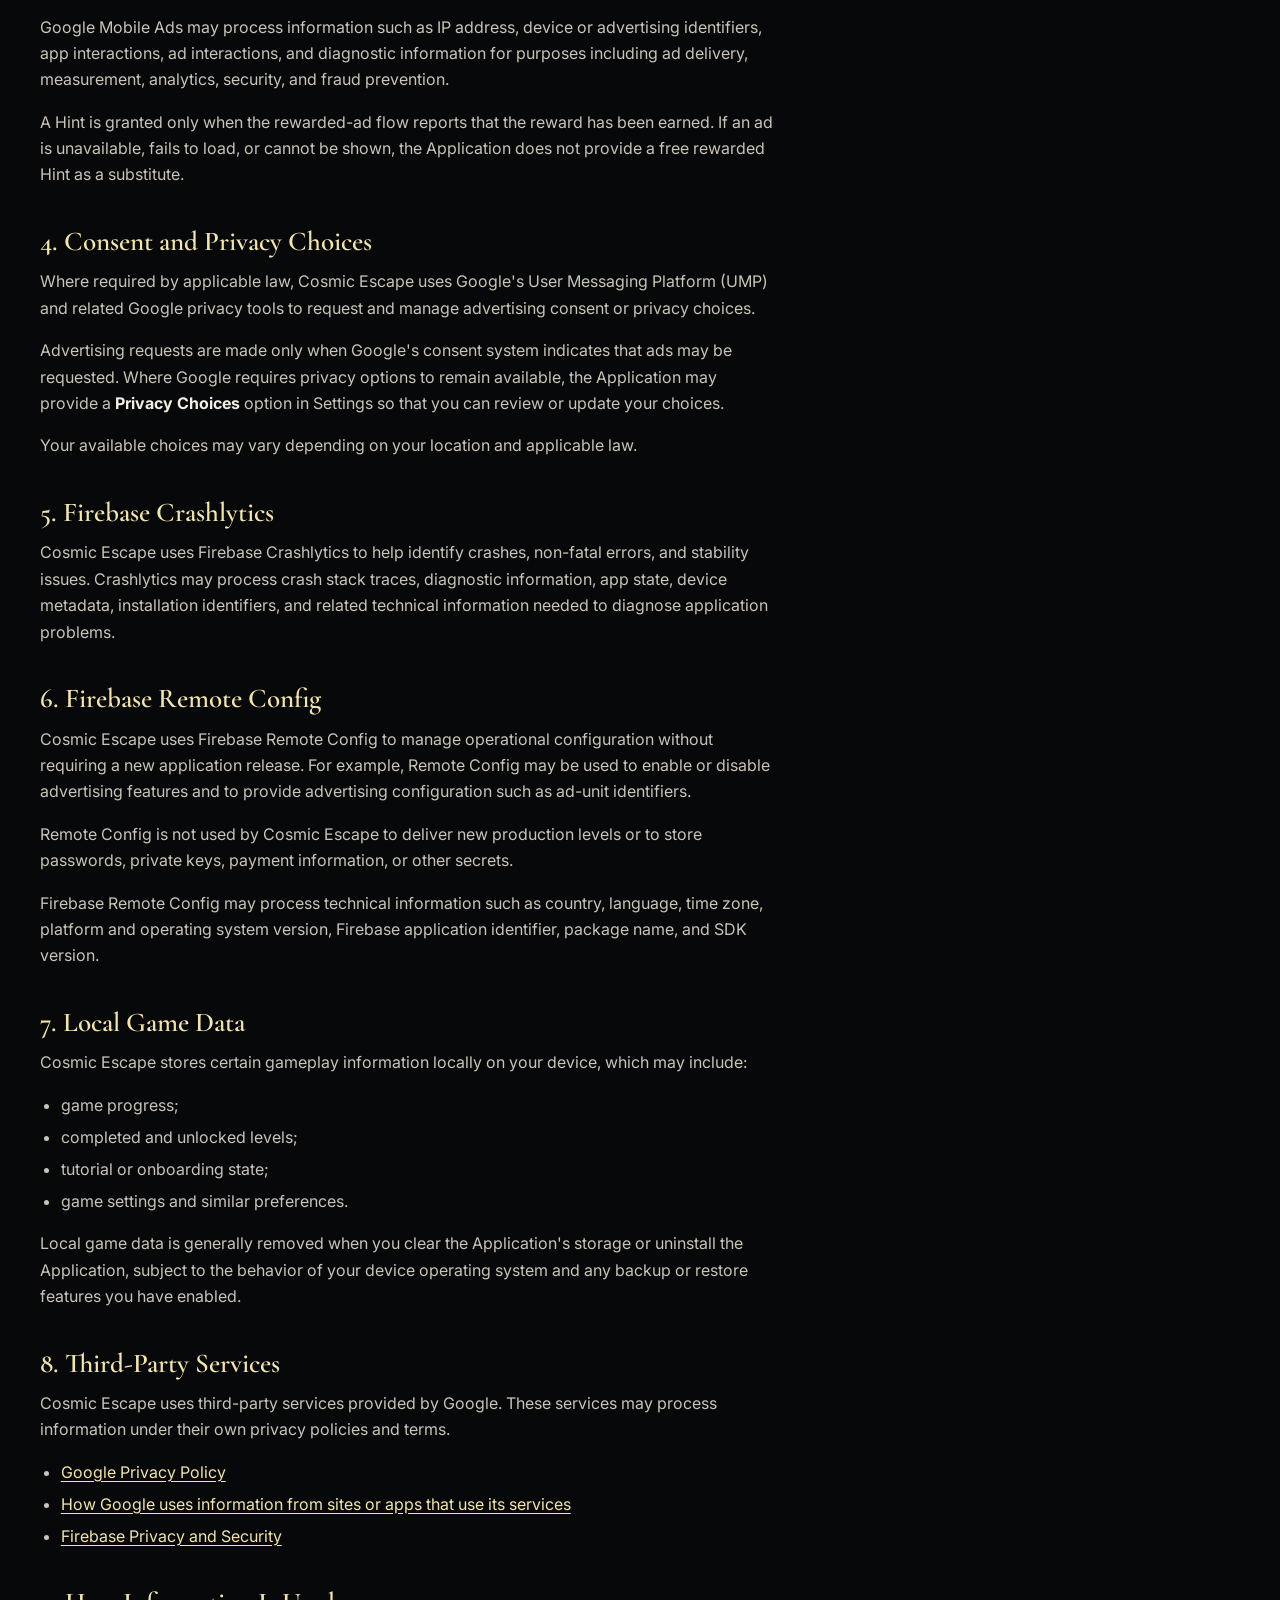
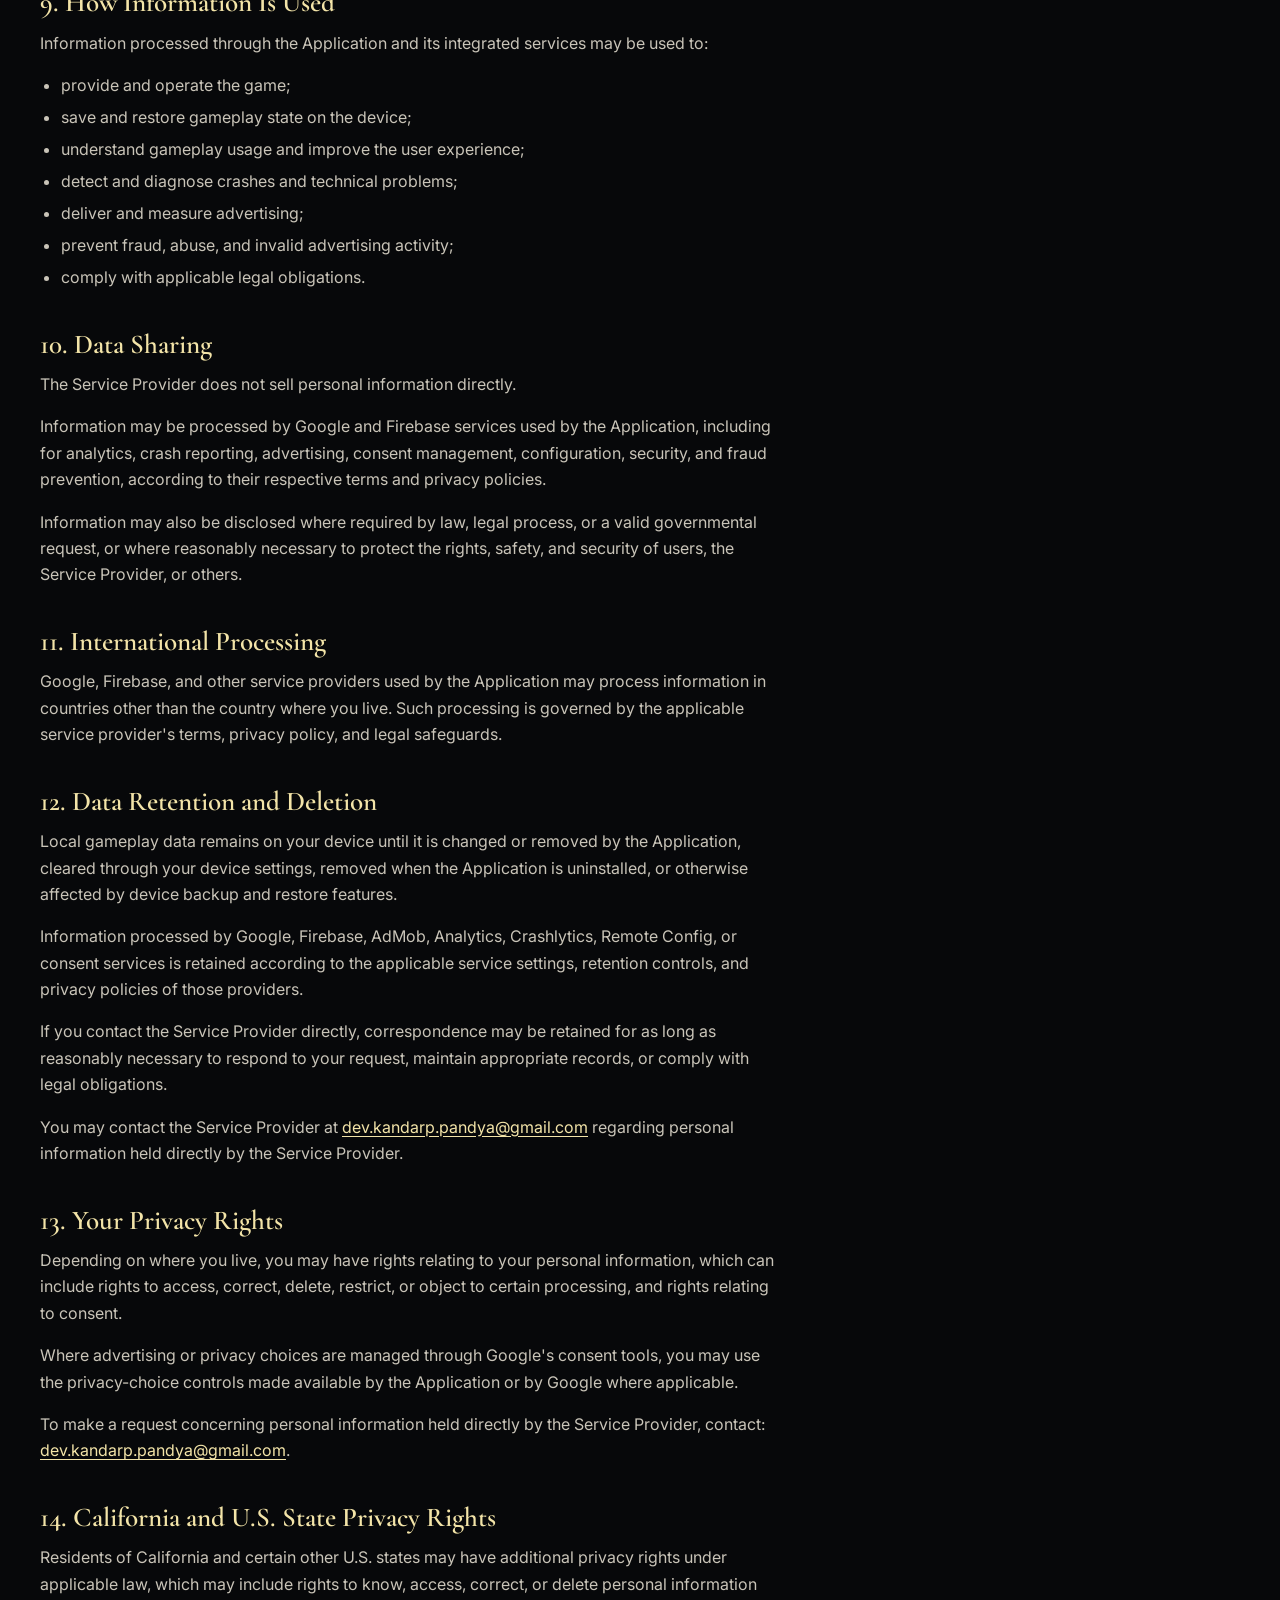
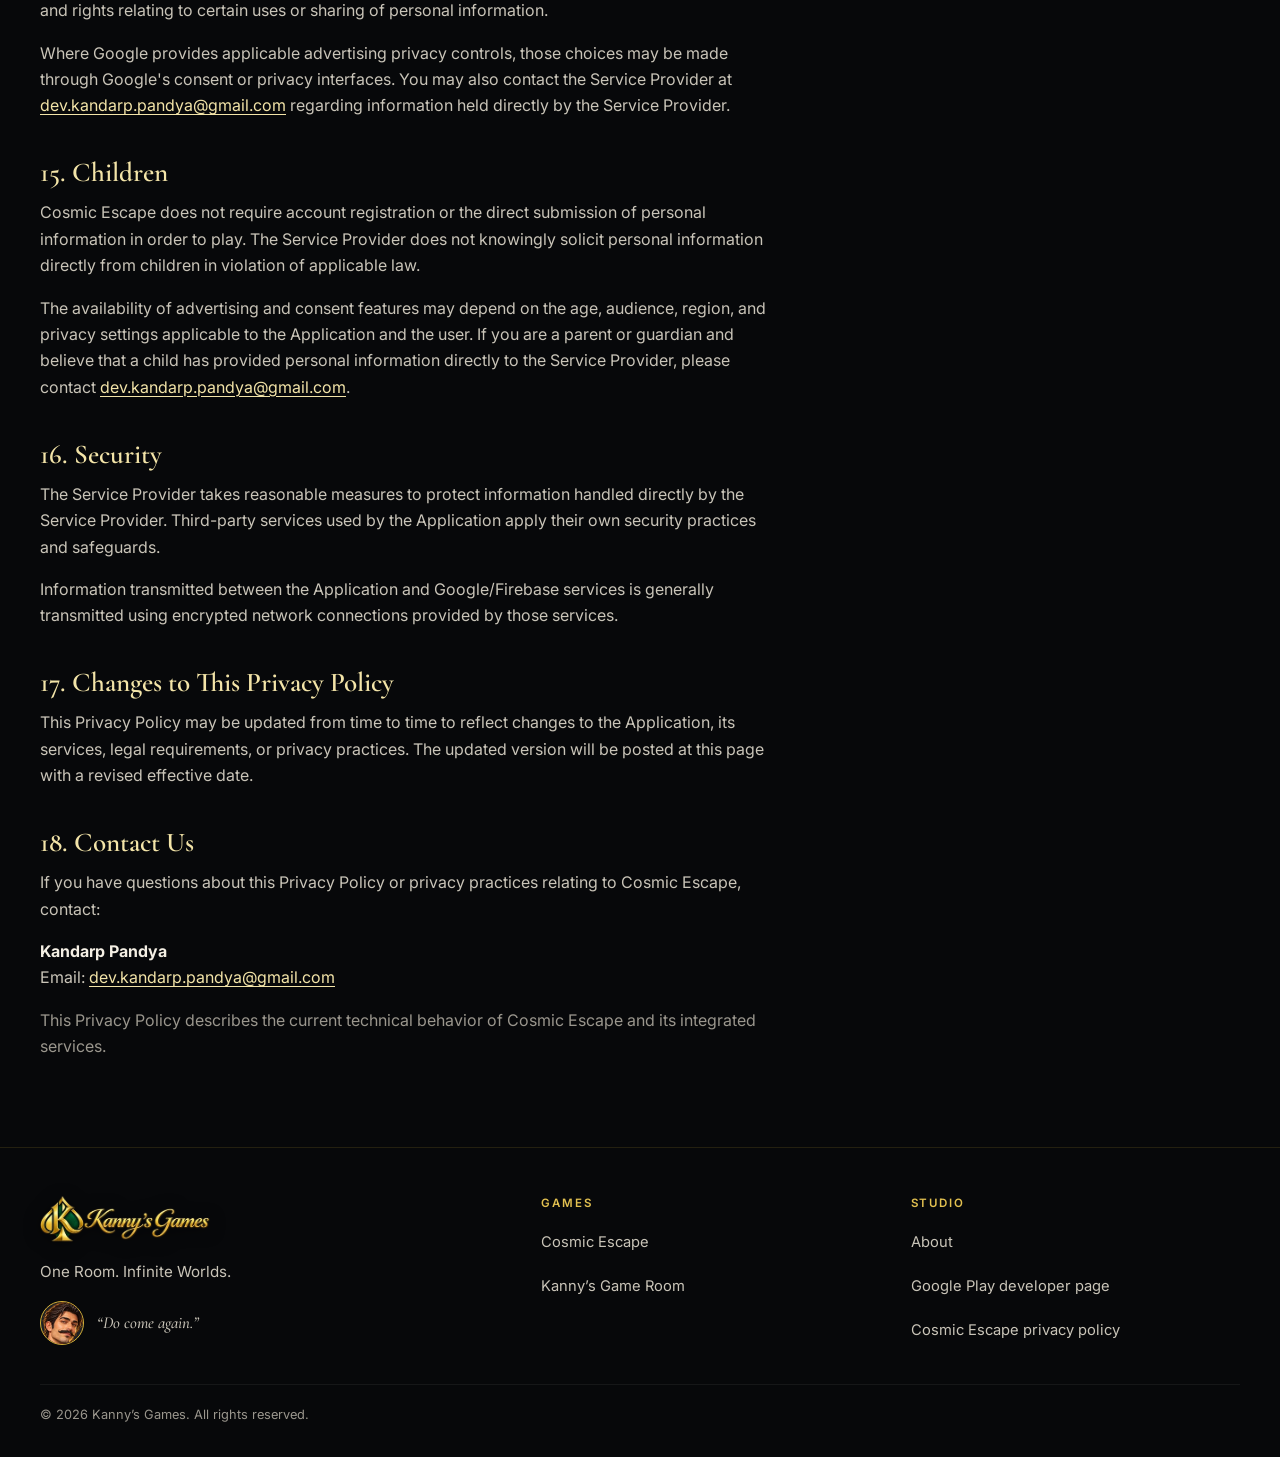
<file: privacy/CosmicEscape.html>
<!DOCTYPE html>
<html lang="en">
<head>
<meta charset="utf-8">
<meta name="viewport" content="width=device-width, initial-scale=1">
<title>Privacy Policy - Cosmic Escape</title>
<meta name="description" content="Privacy Policy for the Cosmic Escape mobile application from Kanny's Games.">
<link rel="canonical" href="https://kannysgames.com/privacy/CosmicEscape.html">
<meta name="theme-color" content="#07080a">
<meta property="og:site_name" content="Kanny's Games">
<meta property="og:type" content="website">
<meta property="og:title" content="Privacy Policy - Cosmic Escape">
<meta property="og:description" content="Privacy Policy for the Cosmic Escape mobile application from Kanny's Games.">
<meta property="og:url" content="https://kannysgames.com/privacy/CosmicEscape.html">
<meta property="og:image" content="https://kannysgames.com/assets/img/og/home.jpg">
<meta property="og:image:width" content="1200">
<meta property="og:image:height" content="630">
<meta property="og:image:alt" content="Kanny's Games">
<meta name="twitter:card" content="summary_large_image">
<meta name="twitter:title" content="Privacy Policy - Cosmic Escape">
<meta name="twitter:description" content="Privacy Policy for the Cosmic Escape mobile application from Kanny's Games.">
<meta name="twitter:image" content="https://kannysgames.com/assets/img/og/home.jpg">
<link rel="icon" type="image/png" sizes="32x32" href="/assets/img/studio/favicon-32.png">
<link rel="icon" type="image/png" sizes="192x192" href="/assets/img/studio/icon-192.png">
<link rel="apple-touch-icon" href="/assets/img/studio/apple-touch-icon.png">
<link rel="preconnect" href="https://fonts.googleapis.com">
<link rel="preconnect" href="https://fonts.gstatic.com" crossorigin>
<link rel="stylesheet" href="https://fonts.googleapis.com/css2?family=Cormorant+Garamond:ital,wght@0,500;0,600;0,700;1,500;1,600&amp;family=Inter:wght@400;500;600;700;800&amp;display=swap">
<link rel="stylesheet" href="/assets/css/studio.css">
<script>document.documentElement.className="js"</script>
</head>
<body>
<a class="skip" href="#main">Skip to content</a>
<header class="nav"><div class="wrap nav-in">
  <a class="logo" href="/" aria-label="Kanny's Games home"><picture><source media="(max-width:560px)" srcset="/assets/img/studio/logo-mark.webp" width="34" height="36"><img src="/assets/img/studio/logo.webp" srcset="/assets/img/studio/logo.webp 1x, /assets/img/studio/logo-2x.webp 2x" alt="Kanny's Games" width="169" height="46" fetchpriority="high"></picture></a>
  <nav class="nav-links" aria-label="Primary"><a href="/games/">Games</a><a href="/#about">About</a><a class="btn btn-gold nav-play" href="https://play.google.com/store/apps/details?id=com.thebytedeveloper.kannysgameroom" target="_blank" rel="noopener noreferrer">Play</a></nav>
</div></header>
<main id="main" class="legal"><div class="wrap"><div class="prose">
<h1>Privacy Policy - Cosmic Escape</h1>

<p>
    This Privacy Policy applies to the <strong>Cosmic Escape</strong> mobile application
    (the "Application") operated by <strong>Kandarp Pandya</strong> (the "Service Provider").
    It explains how information may be collected, used, stored, and shared when you use the Application.
</p>

<p>
    <strong>Effective date:</strong> October 14, 2026
</p>

<h2>1. Information We Collect</h2>

<p>
    Cosmic Escape does not require you to create an account and does not directly ask you to provide
    your name, postal address, phone number, or email address in order to play the game.
</p>

<p>
    If you voluntarily contact the Service Provider by email, the Service Provider will receive your
    email address and any information you include in your message.
</p>

<p>
    The Application and the third-party services integrated into it may automatically process certain
    technical, usage, advertising, and diagnostic information. Depending on the service and your
    privacy choices, this may include:
</p>

<ul>
    <li>Internet Protocol (IP) address and approximate/general location inferred from it;</li>
    <li>device and operating system information;</li>
    <li>app version, package name, language, country, time zone, and similar configuration information;</li>
    <li>device or app-instance identifiers used by Google services;</li>
    <li>gameplay and app interaction events;</li>
    <li>advertising interactions and ad-delivery information;</li>
    <li>crash reports, stack traces, diagnostics, and related app/device state.</li>
</ul>

<h2>2. Gameplay and Analytics Information</h2>

<p>
    Cosmic Escape uses Google Analytics for Firebase to understand how the Application is used and
    to improve gameplay, stability, and user experience.
</p>

<p>
    Analytics events may include information such as:
</p>

<ul>
    <li>application sessions;</li>
    <li>chapter and level starts and completions;</li>
    <li>level restarts and deadlock events;</li>
    <li>Hint requests and results;</li>
    <li>chapter and campaign progress;</li>
    <li>advertising lifecycle events, such as whether an ad was requested, available, shown, or completed.</li>
</ul>

<p>
    These analytics events are intended to describe use of the Application and are not designed to
    include information you type into forms, private messages, or account profile information because
    Cosmic Escape does not provide those features in its current version.
</p>

<h2>3. Advertising</h2>

<p>
    Cosmic Escape uses <strong>Google Mobile Ads (AdMob)</strong> to display advertising.
    The Application currently uses:
</p>

<ul>
    <li>rewarded ads, including ads that may be offered in connection with the Hint feature; and</li>
    <li>interstitial ads shown at eligible points in the game.</li>
</ul>

<p>
    Google Mobile Ads may process information such as IP address, device or advertising identifiers,
    app interactions, ad interactions, and diagnostic information for purposes including ad delivery,
    measurement, analytics, security, and fraud prevention.
</p>

<p>
    A Hint is granted only when the rewarded-ad flow reports that the reward has been earned.
    If an ad is unavailable, fails to load, or cannot be shown, the Application does not provide a free
    rewarded Hint as a substitute.
</p>

<h2>4. Consent and Privacy Choices</h2>

<p>
    Where required by applicable law, Cosmic Escape uses Google's User Messaging Platform (UMP) and
    related Google privacy tools to request and manage advertising consent or privacy choices.
</p>

<p>
    Advertising requests are made only when Google's consent system indicates that ads may be requested.
    Where Google requires privacy options to remain available, the Application may provide a
    <strong>Privacy Choices</strong> option in Settings so that you can review or update your choices.
</p>

<p>
    Your available choices may vary depending on your location and applicable law.
</p>

<h2>5. Firebase Crashlytics</h2>

<p>
    Cosmic Escape uses Firebase Crashlytics to help identify crashes, non-fatal errors, and stability issues.
    Crashlytics may process crash stack traces, diagnostic information, app state, device metadata,
    installation identifiers, and related technical information needed to diagnose application problems.
</p>

<h2>6. Firebase Remote Config</h2>

<p>
    Cosmic Escape uses Firebase Remote Config to manage operational configuration without requiring
    a new application release. For example, Remote Config may be used to enable or disable advertising
    features and to provide advertising configuration such as ad-unit identifiers.
</p>

<p>
    Remote Config is not used by Cosmic Escape to deliver new production levels or to store passwords,
    private keys, payment information, or other secrets.
</p>

<p>
    Firebase Remote Config may process technical information such as country, language, time zone,
    platform and operating system version, Firebase application identifier, package name, and SDK version.
</p>

<h2>7. Local Game Data</h2>

<p>
    Cosmic Escape stores certain gameplay information locally on your device, which may include:
</p>

<ul>
    <li>game progress;</li>
    <li>completed and unlocked levels;</li>
    <li>tutorial or onboarding state;</li>
    <li>game settings and similar preferences.</li>
</ul>

<p>
    Local game data is generally removed when you clear the Application's storage or uninstall the Application,
    subject to the behavior of your device operating system and any backup or restore features you have enabled.
</p>

<h2>8. Third-Party Services</h2>

<p>
    Cosmic Escape uses third-party services provided by Google. These services may process information
    under their own privacy policies and terms.
</p>

<ul>
    <li>
        <a href="https://policies.google.com/privacy" target="_blank" rel="noopener noreferrer">
            Google Privacy Policy
        </a>
    </li>
    <li>
        <a href="https://policies.google.com/technologies/partner-sites" target="_blank" rel="noopener noreferrer">
            How Google uses information from sites or apps that use its services
        </a>
    </li>
    <li>
        <a href="https://firebase.google.com/support/privacy" target="_blank" rel="noopener noreferrer">
            Firebase Privacy and Security
        </a>
    </li>
</ul>

<h2>9. How Information Is Used</h2>

<p>
    Information processed through the Application and its integrated services may be used to:
</p>

<ul>
    <li>provide and operate the game;</li>
    <li>save and restore gameplay state on the device;</li>
    <li>understand gameplay usage and improve the user experience;</li>
    <li>detect and diagnose crashes and technical problems;</li>
    <li>deliver and measure advertising;</li>
    <li>prevent fraud, abuse, and invalid advertising activity;</li>
    <li>comply with applicable legal obligations.</li>
</ul>

<h2>10. Data Sharing</h2>

<p>
    The Service Provider does not sell personal information directly.
</p>

<p>
    Information may be processed by Google and Firebase services used by the Application, including for
    analytics, crash reporting, advertising, consent management, configuration, security, and fraud prevention,
    according to their respective terms and privacy policies.
</p>

<p>
    Information may also be disclosed where required by law, legal process, or a valid governmental request,
    or where reasonably necessary to protect the rights, safety, and security of users, the Service Provider,
    or others.
</p>

<h2>11. International Processing</h2>

<p>
    Google, Firebase, and other service providers used by the Application may process information in countries
    other than the country where you live. Such processing is governed by the applicable service provider's
    terms, privacy policy, and legal safeguards.
</p>

<h2>12. Data Retention and Deletion</h2>

<p>
    Local gameplay data remains on your device until it is changed or removed by the Application, cleared
    through your device settings, removed when the Application is uninstalled, or otherwise affected by
    device backup and restore features.
</p>

<p>
    Information processed by Google, Firebase, AdMob, Analytics, Crashlytics, Remote Config, or consent
    services is retained according to the applicable service settings, retention controls, and privacy policies
    of those providers.
</p>

<p>
    If you contact the Service Provider directly, correspondence may be retained for as long as reasonably
    necessary to respond to your request, maintain appropriate records, or comply with legal obligations.
</p>

<p>
    You may contact the Service Provider at
    <a href="mailto:dev.kandarp.pandya@gmail.com">dev.kandarp.pandya@gmail.com</a>
    regarding personal information held directly by the Service Provider.
</p>

<h2>13. Your Privacy Rights</h2>

<p>
    Depending on where you live, you may have rights relating to your personal information, which can include
    rights to access, correct, delete, restrict, or object to certain processing, and rights relating to consent.
</p>

<p>
    Where advertising or privacy choices are managed through Google's consent tools, you may use the
    privacy-choice controls made available by the Application or by Google where applicable.
</p>

<p>
    To make a request concerning personal information held directly by the Service Provider, contact:
    <a href="mailto:dev.kandarp.pandya@gmail.com">dev.kandarp.pandya@gmail.com</a>.
</p>

<h2>14. California and U.S. State Privacy Rights</h2>

<p>
    Residents of California and certain other U.S. states may have additional privacy rights under applicable law,
    which may include rights to know, access, correct, or delete personal information and rights relating to certain
    uses or sharing of personal information.
</p>

<p>
    Where Google provides applicable advertising privacy controls, those choices may be made through Google's
    consent or privacy interfaces. You may also contact the Service Provider at
    <a href="mailto:dev.kandarp.pandya@gmail.com">dev.kandarp.pandya@gmail.com</a>
    regarding information held directly by the Service Provider.
</p>

<h2>15. Children</h2>

<p>
    Cosmic Escape does not require account registration or the direct submission of personal information in order
    to play. The Service Provider does not knowingly solicit personal information directly from children in violation
    of applicable law.
</p>

<p>
    The availability of advertising and consent features may depend on the age, audience, region, and privacy settings
    applicable to the Application and the user. If you are a parent or guardian and believe that a child has provided
    personal information directly to the Service Provider, please contact
    <a href="mailto:dev.kandarp.pandya@gmail.com">dev.kandarp.pandya@gmail.com</a>.
</p>

<h2>16. Security</h2>

<p>
    The Service Provider takes reasonable measures to protect information handled directly by the Service Provider.
    Third-party services used by the Application apply their own security practices and safeguards.
</p>

<p>
    Information transmitted between the Application and Google/Firebase services is generally transmitted using
    encrypted network connections provided by those services.
</p>

<h2>17. Changes to This Privacy Policy</h2>

<p>
    This Privacy Policy may be updated from time to time to reflect changes to the Application, its services,
    legal requirements, or privacy practices. The updated version will be posted at this page with a revised
    effective date.
</p>

<h2>18. Contact Us</h2>

<p>
    If you have questions about this Privacy Policy or privacy practices relating to Cosmic Escape, contact:
</p>

<p>
    <strong>Kandarp Pandya</strong><br>
    Email:
    <a href="mailto:dev.kandarp.pandya@gmail.com">dev.kandarp.pandya@gmail.com</a>
</p>

<p class="muted">
    This Privacy Policy describes the current technical behavior of Cosmic Escape and its integrated services.
</p>
</div></div></main>
<footer class="foot"><div class="wrap">
  <div class="foot-in">
    <div><a class="logo" href="/" aria-label="Kanny's Games home"><picture><source media="(max-width:560px)" srcset="/assets/img/studio/logo-mark.webp"><img src="/assets/img/studio/logo.webp" srcset="/assets/img/studio/logo.webp 1x, /assets/img/studio/logo-2x.webp 2x" alt="Kanny's Games" width="169" height="46" loading="lazy"></picture></a>
      <p class="foot-tag">One Room. Infinite Worlds.</p>
      <p class="foot-kanny"><img src="/assets/img/kanny/studio-avatar.webp" alt="" width="44" height="44" class="avatar" loading="lazy" decoding="async"><span>&ldquo;Do come again.&rdquo;</span></p></div>
    <div><h2>Games</h2><ul><li><a href="/games/cosmic-escape/">Cosmic Escape</a></li><li><a href="/games/kannys-game-room/">Kanny&rsquo;s Game Room</a></li></ul></div>
    <div><h2>Studio</h2><ul><li><a href="/#about">About</a></li><li><a href="https://play.google.com/store/apps/dev?id=5169909982344144360" target="_blank" rel="noopener noreferrer">Google Play developer page</a></li><li><a href="/privacy/CosmicEscape.html">Cosmic Escape privacy policy</a></li></ul></div>
  </div>
  <p class="copy">&copy; 2026 Kanny&rsquo;s Games. All rights reserved.</p>
</div></footer>
<script src="/assets/js/site.js" defer></script>
</body>
</html>
</file>
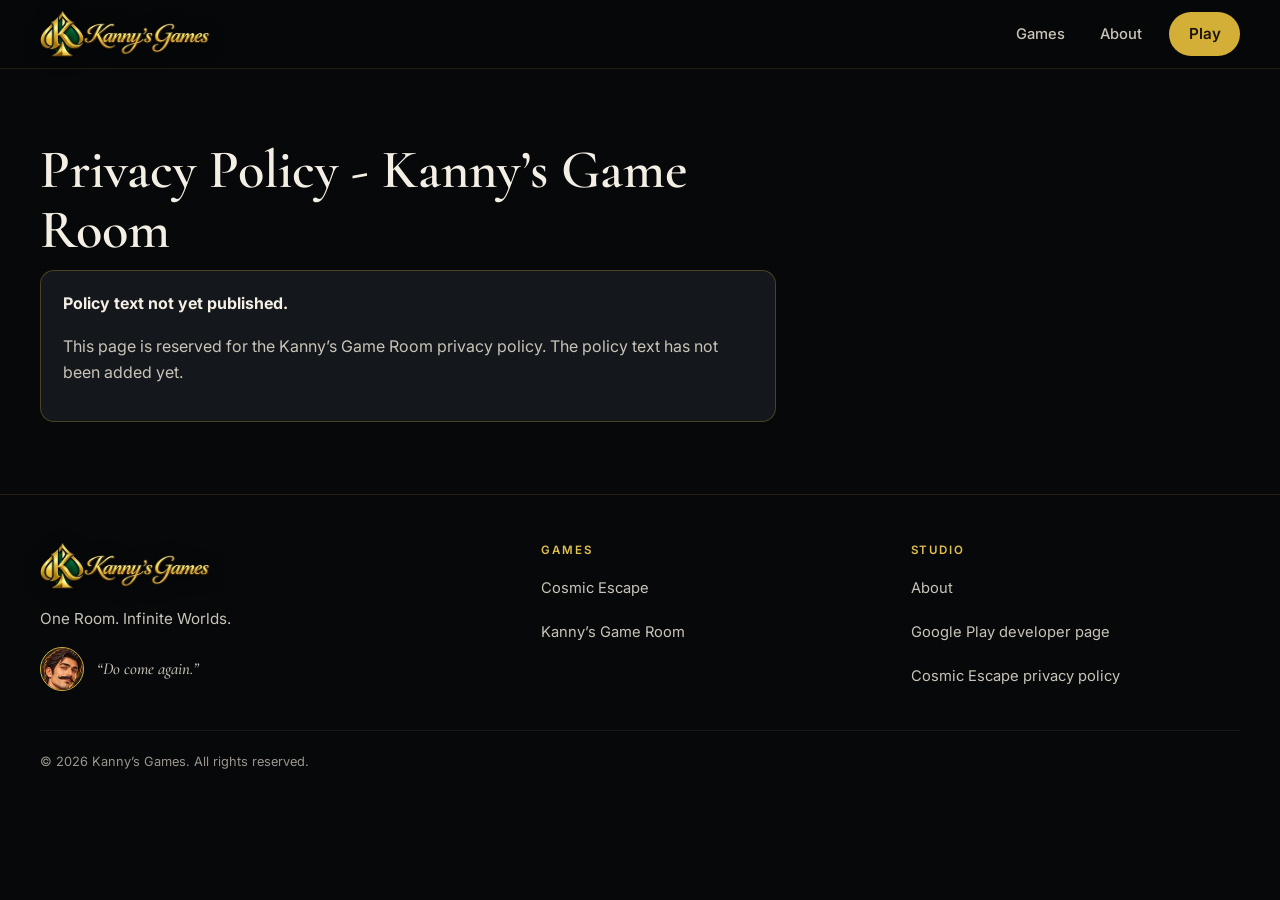
<file: privacy/KannysGameRoom.html>
<!DOCTYPE html>
<html lang="en">
<head>
<meta charset="utf-8">
<meta name="viewport" content="width=device-width, initial-scale=1">
<title>Privacy Policy - Kanny's Game Room</title>
<meta name="description" content="Privacy Policy for Kanny's Game Room.">
<meta name="robots" content="noindex, follow">
<link rel="canonical" href="https://kannysgames.com/privacy/KannysGameRoom.html">
<meta name="theme-color" content="#07080a">
<meta property="og:site_name" content="Kanny's Games">
<meta property="og:type" content="website">
<meta property="og:title" content="Privacy Policy - Kanny's Game Room">
<meta property="og:description" content="Privacy Policy for Kanny's Game Room.">
<meta property="og:url" content="https://kannysgames.com/privacy/KannysGameRoom.html">
<meta property="og:image" content="https://kannysgames.com/assets/img/og/home.jpg">
<meta property="og:image:width" content="1200">
<meta property="og:image:height" content="630">
<meta property="og:image:alt" content="Kanny's Games">
<meta name="twitter:card" content="summary_large_image">
<meta name="twitter:title" content="Privacy Policy - Kanny's Game Room">
<meta name="twitter:description" content="Privacy Policy for Kanny's Game Room.">
<meta name="twitter:image" content="https://kannysgames.com/assets/img/og/home.jpg">
<link rel="icon" type="image/png" sizes="32x32" href="/assets/img/studio/favicon-32.png">
<link rel="icon" type="image/png" sizes="192x192" href="/assets/img/studio/icon-192.png">
<link rel="apple-touch-icon" href="/assets/img/studio/apple-touch-icon.png">
<link rel="preconnect" href="https://fonts.googleapis.com">
<link rel="preconnect" href="https://fonts.gstatic.com" crossorigin>
<link rel="stylesheet" href="https://fonts.googleapis.com/css2?family=Cormorant+Garamond:ital,wght@0,500;0,600;0,700;1,500;1,600&amp;family=Inter:wght@400;500;600;700;800&amp;display=swap">
<link rel="stylesheet" href="/assets/css/studio.css">
<script>document.documentElement.className="js"</script>
</head>
<body>
<a class="skip" href="#main">Skip to content</a>
<header class="nav"><div class="wrap nav-in">
  <a class="logo" href="/" aria-label="Kanny's Games home"><picture><source media="(max-width:560px)" srcset="/assets/img/studio/logo-mark.webp" width="34" height="36"><img src="/assets/img/studio/logo.webp" srcset="/assets/img/studio/logo.webp 1x, /assets/img/studio/logo-2x.webp 2x" alt="Kanny's Games" width="169" height="46" fetchpriority="high"></picture></a>
  <nav class="nav-links" aria-label="Primary"><a href="/games/">Games</a><a href="/#about">About</a><a class="btn btn-gold nav-play" href="https://play.google.com/store/apps/details?id=com.thebytedeveloper.kannysgameroom" target="_blank" rel="noopener noreferrer">Play</a></nav>
</div></header>
<main id="main" class="legal"><div class="wrap"><div class="prose">
<h1>Privacy Policy - Kanny&rsquo;s Game Room</h1>
<div class="notice"><p><strong>Policy text not yet published.</strong></p>
<p>This page is reserved for the Kanny&rsquo;s Game Room privacy policy. The policy text has not been added yet.</p></div>
</div></div></main>
<footer class="foot"><div class="wrap">
  <div class="foot-in">
    <div><a class="logo" href="/" aria-label="Kanny's Games home"><picture><source media="(max-width:560px)" srcset="/assets/img/studio/logo-mark.webp"><img src="/assets/img/studio/logo.webp" srcset="/assets/img/studio/logo.webp 1x, /assets/img/studio/logo-2x.webp 2x" alt="Kanny's Games" width="169" height="46" loading="lazy"></picture></a>
      <p class="foot-tag">One Room. Infinite Worlds.</p>
      <p class="foot-kanny"><img src="/assets/img/kanny/studio-avatar.webp" alt="" width="44" height="44" class="avatar" loading="lazy" decoding="async"><span>&ldquo;Do come again.&rdquo;</span></p></div>
    <div><h2>Games</h2><ul><li><a href="/games/cosmic-escape/">Cosmic Escape</a></li><li><a href="/games/kannys-game-room/">Kanny&rsquo;s Game Room</a></li></ul></div>
    <div><h2>Studio</h2><ul><li><a href="/#about">About</a></li><li><a href="https://play.google.com/store/apps/dev?id=5169909982344144360" target="_blank" rel="noopener noreferrer">Google Play developer page</a></li><li><a href="/privacy/CosmicEscape.html">Cosmic Escape privacy policy</a></li></ul></div>
  </div>
  <p class="copy">&copy; 2026 Kanny&rsquo;s Games. All rights reserved.</p>
</div></footer>
<script src="/assets/js/site.js" defer></script>
</body>
</html>
</file>
<file: assets/css/studio.css>
/* ════════════════════════════════════════════════════════════
   Kanny's Games: studio layer
   Tokens, base, permanent components (nav, footer, buttons,
   pills, game card, library grid, legal prose).
   Game-specific worlds live in game-room.css / cosmic-escape.css.
   ════════════════════════════════════════════════════════════ */

:root {
  /* studio canvas */
  --ink-1000: #07080a;
  --ink-900: #0d0f12;
  --ink-800: #14171b;
  --ink-700: #1c2025;
  --ink-600: #2a2f36;
  /* text */
  --paper-100: #f4efe4;
  --paper-300: #c9c4b8;
  --paper-500: #9a968d; /* ≥5:1 on ink-800 and darker */
  /* gold hallmark */
  --gold-300: #f3e4a8;
  --gold-400: #e2c050;
  --gold-500: #d4af37;
  --gold-700: #8f7420;
  --hair: rgba(212, 175, 55, 0.28);
  --focus: #7fd1ff;

  /* type: Cormorant Garamond + Inter are loaded from Google Fonts in <head> */
  --f-display: "Cormorant Garamond", Georgia, "Times New Roman", serif;
  --f-ui: "Inter", system-ui, -apple-system, "Segoe UI", Roboto, Arial, sans-serif;

  /* shape */
  --r-sm: 8px;
  --r-md: 14px;
  --r-lg: 22px;
  --r-pill: 999px;
  --arch: 999px 999px 18px 18px;

  /* motion */
  --ease: cubic-bezier(0.2, 0.7, 0.2, 1);
  --dur-1: 150ms;
  --dur-2: 300ms;
  --dur-3: 700ms;

  /* fluid type + rhythm */
  --fs-hero: clamp(2.9rem, 7.2vw, 6rem);
  --fs-h2: clamp(1.9rem, 3.6vw, 3rem);
  --sec: clamp(4rem, 9vw, 7.5rem);

  /* per-game theme defaults (studio neutral); overridden under [data-game] */
  --g-bg: var(--ink-900);
  --g-surface: var(--ink-800);
  --g-accent: var(--gold-500);
  --g-accent-2: var(--gold-300);
  --g-text: var(--paper-100);
  --g-glow: rgba(212, 175, 55, 0.3);
  --g-display: var(--f-display);
}

*, *::before, *::after { box-sizing: border-box; }
html { scroll-behavior: smooth; }
body {
  margin: 0;
  background: var(--ink-1000);
  color: var(--paper-100);
  font: 400 1rem/1.65 var(--f-ui);
  -webkit-font-smoothing: antialiased;
  overflow-x: hidden;
}
img { max-width: 100%; height: auto; display: block; }
a { color: inherit; text-decoration: none; }
h1, h2, h3, h4, p, figure, blockquote { margin: 0; }
:focus-visible { outline: 2px solid var(--focus); outline-offset: 3px; border-radius: 6px; }

.wrap { width: min(100% - 2rem, 1200px); margin-inline: auto; }
.sec { padding-block: var(--sec); }
.skip {
  position: absolute; left: 1rem; top: -4rem; z-index: 200;
  background: var(--gold-500); color: #1a1405; padding: .7rem 1rem; border-radius: var(--r-sm); font-weight: 600;
}
.skip:focus { top: 1rem; }
.sr-only { position: absolute; width: 1px; height: 1px; overflow: hidden; clip: rect(0 0 0 0); white-space: nowrap; }

/* ── type roles ─────────────────────────────────────────────── */
.eyebrow { font: 600 .75rem/1.2 var(--f-ui); letter-spacing: .18em; text-transform: uppercase; color: var(--gold-400); }
.h-hero { font: 600 var(--fs-hero)/.98 var(--f-display); letter-spacing: -.01em; }
.h-hero em { font-style: italic; color: var(--gold-300); }
.h2 { font: 600 var(--fs-h2)/1.08 var(--f-display); }
.lede { color: var(--paper-300); font-size: 1.1rem; max-width: 34rem; }
.hair { height: 1px; background: linear-gradient(90deg, transparent, var(--hair), transparent); border: 0; margin: 0; }

/* ── buttons / pills / tags ─────────────────────────────────── */
.btn {
  display: inline-flex; align-items: center; justify-content: center; gap: .5rem;
  min-height: 46px; padding: .8rem 1.5rem; border-radius: var(--r-pill);
  font: 600 .95rem/1 var(--f-ui); border: 1px solid transparent; cursor: pointer;
  transition: transform var(--dur-1) var(--ease), box-shadow var(--dur-2) var(--ease), background var(--dur-2), border-color var(--dur-2);
}
.btn-gold { background: var(--gold-500); color: #1a1405; }
.btn-gold:hover { background: var(--gold-400); transform: translateY(-1px); box-shadow: 0 10px 30px rgba(212,175,55,.28); }
.btn-line { border-color: var(--hair); color: var(--paper-100); background: rgba(255,255,255,.02); }
.btn-line:hover { border-color: var(--gold-500); background: rgba(212,175,55,.06); }
.btn-game { background: var(--g-accent); color: #04121a; }
.btn-game:hover { box-shadow: 0 10px 34px var(--g-glow); transform: translateY(-1px); }
.btn[aria-disabled="true"] { opacity: .6; cursor: not-allowed; pointer-events: none; }

.pill {
  display: inline-flex; align-items: center; gap: .4rem; padding: .4rem .75rem; border-radius: var(--r-pill);
  font: 600 .7rem/1 var(--f-ui); letter-spacing: .12em; text-transform: uppercase; border: 1px solid;
}
.pill::before { content: ""; width: 6px; height: 6px; border-radius: 50%; background: currentColor; }
.pill-soon { color: #fc944c; border-color: currentColor; background: rgba(252,148,76,.08); }
.pill-live { color: #5ad49a; border-color: currentColor; background: rgba(90,212,154,.08); }
.pill-next { color: var(--paper-300); border-color: var(--ink-600); }
.tag { font: 600 .7rem/1.2 var(--f-ui); letter-spacing: .14em; text-transform: uppercase; color: var(--paper-300); }

/* ════ nav ═══════════════════════════════════════════════════ */
.nav { position: sticky; top: 0; z-index: 50; background: rgba(7,8,10,.82); backdrop-filter: blur(14px); border-bottom: 1px solid rgba(212,175,55,.14); }
.nav-in { display: flex; align-items: center; justify-content: space-between; min-height: 68px; gap: 1rem; }
.logo { display: inline-flex; align-items: center; justify-content: center; min-height: 44px; min-width: 44px; }
.logo img { width: auto; height: 46px; filter: drop-shadow(0 2px 8px rgba(0,0,0,.5)); }
.nav-links { display: flex; align-items: center; gap: .4rem; font: 500 .92rem var(--f-ui); color: var(--paper-300); }
.nav-links a:not(.btn) { display: inline-flex; align-items: center; justify-content: center; min-height: 44px; min-width: 44px; padding: 0 .9rem; border-radius: var(--r-pill); }
.nav-links a:not(.btn):hover, .nav-links a[aria-current="page"] { color: var(--paper-100); }
.nav-play { min-height: 44px; padding: .55rem 1.15rem; margin-left: .4rem; }

.crumb { border-bottom: 1px solid rgba(255,255,255,.06); font: 500 .82rem var(--f-ui); color: var(--paper-300); }
.crumb .wrap { display: flex; gap: .6rem; align-items: center; }
.crumb a { display: inline-flex; align-items: center; min-height: 44px; }
.crumb a:hover { color: var(--gold-300); }

/* ════ footer ════════════════════════════════════════════════ */
.foot { border-top: 1px solid rgba(212,175,55,.14); background: var(--ink-1000); padding-block: 3rem 2rem; }
.foot-in { display: grid; grid-template-columns: 1.4fr 1fr 1fr; gap: 2.5rem; }
.foot h2 { margin: 0 0 .6rem; font: 600 .72rem var(--f-ui); letter-spacing: .16em; text-transform: uppercase; color: var(--gold-400); }
.foot ul { list-style: none; margin: 0; padding: 0; font-size: .92rem; color: var(--paper-300); }
.foot li a { display: inline-flex; align-items: center; min-height: 44px; }
.foot li a:hover { color: var(--paper-100); }
.foot-tag { margin-top: .6rem; color: var(--paper-300); font-size: .95rem; }
.foot-kanny { display: flex; gap: .8rem; align-items: center; margin-top: 1rem; font: italic 500 1.05rem var(--f-display); color: var(--paper-300); }
.avatar { width: 44px; height: 44px; border-radius: 50%; object-fit: cover; border: 1px solid var(--gold-500); background: var(--ink-700); flex: none; }
.copy { margin-top: 2rem; padding-top: 1.2rem; border-top: 1px solid rgba(255,255,255,.06); font-size: .8rem; color: var(--paper-500); }

/* ════ kanny chip + arch ═════════════════════════════════════ */
.chip { display: inline-flex; align-items: center; gap: .7rem; padding: .4rem 1.1rem .4rem .4rem; border: 1px solid var(--hair); border-radius: var(--r-pill); background: rgba(20,23,27,.7); backdrop-filter: blur(8px); font: italic 500 1.02rem var(--f-display); color: var(--paper-300); }
.arch { border-radius: var(--arch); overflow: hidden; position: relative; }

/* ════ game card (themed via [data-game]) ═══════════════════ */
.lib-grid { display: grid; grid-template-columns: repeat(3, 1fr); gap: 1.4rem; }
.card {
  position: relative; display: flex; flex-direction: column; background: var(--g-surface);
  border: 1px solid var(--ink-600); border-radius: var(--r-lg); overflow: hidden; color: var(--g-text);
  transition: transform var(--dur-2) var(--ease), box-shadow var(--dur-2) var(--ease), border-color var(--dur-2);
}
a.card:hover, a.card:focus-visible { transform: translateY(-4px); border-color: color-mix(in srgb, var(--g-accent) 55%, transparent); box-shadow: 0 0 0 1px color-mix(in srgb, var(--g-accent) 30%, transparent), 0 18px 60px var(--g-glow); }
.card-art { position: relative; aspect-ratio: 16/10; background: var(--g-bg); overflow: hidden; }
.card-art img { width: 100%; height: 100%; object-fit: cover; }
.card-art::after { content: ""; position: absolute; inset: 0; background: linear-gradient(180deg, transparent 55%, var(--g-surface)); }
.card-body { padding: 1.4rem 1.5rem 1.6rem; display: grid; gap: .7rem; }
.card h3 { font: 700 1.45rem/1.1 var(--g-display); color: var(--g-text); }
.card p { color: color-mix(in srgb, var(--g-text) 78%, transparent); font-size: .96rem; }
.card-meta { display: flex; justify-content: space-between; align-items: center; gap: 1rem; margin-top: .3rem; flex-wrap: wrap; }
.card-cta { font: 600 .9rem var(--f-ui); color: var(--g-accent); display: inline-flex; gap: .4rem; align-items: center; }
.card-cta::after { content: "→"; transition: transform var(--dur-2) var(--ease); }
a.card:hover .card-cta::after { transform: translateX(4px); }
.card.teaser { background: transparent; border: 1px dashed var(--ink-600); }
.card.teaser .card-art { background: radial-gradient(60% 70% at 50% 100%, rgba(212,175,55,.12), transparent 70%); }
.card.teaser .card-art::after { display: none; }
.card.teaser .card-art span { position: absolute; inset: 0; display: grid; place-items: center; font: 500 6rem var(--f-display); color: rgba(212,175,55,.28); }

/* per-game card theming (cards appear on studio pages too) */
[data-game="cosmic-escape"] { --g-bg: #05070f; --g-surface: #0e1522; --g-accent: #64cce0; --g-accent-2: #fc944c; --g-text: #eaf2fb; --g-glow: rgba(100,204,224,.32); --g-display: var(--f-ui); }
[data-game="kannys-game-room"] { --g-bg: #0d2118; --g-surface: #132d1f; --g-accent: #d4af37; --g-text: #faf8f2; --g-glow: rgba(212,175,55,.35); --g-display: "Palatino Linotype", "Book Antiqua", Palatino, serif; }

/* ════ legal prose ═══════════════════════════════════════════ */
.legal { padding-block: clamp(2.5rem, 6vw, 4.5rem); }
.legal .prose { max-width: 46rem; }
.legal h1 { font: 600 clamp(2.2rem, 5vw, 3.4rem)/1.1 var(--f-display); margin-bottom: .6rem; }
.legal h2 { font: 600 1.7rem/1.2 var(--f-display); margin: 2.4rem 0 .6rem; color: var(--gold-300); }
.legal p, .legal li { color: var(--paper-300); }
.legal p { margin: 0 0 1rem; }
.legal strong { color: var(--paper-100); }
.legal ul { padding-left: 1.3rem; margin: 0 0 1rem; }
.legal li { margin-bottom: .35rem; }
.legal a { color: var(--gold-300); text-decoration: underline; text-underline-offset: 3px; word-break: break-word; }
.legal a:hover { color: var(--gold-400); }
.legal .muted { color: var(--paper-500); }
.legal .notice { border: 1px solid var(--hair); border-radius: var(--r-md); padding: 1.2rem 1.4rem; background: var(--ink-800); }

/* ════ error page ════════════════════════════════════════════ */
.nf { min-height: 62vh; display: grid; place-items: center; text-align: center; padding-block: 4rem; }
.nf .code { font: 600 clamp(5rem, 18vw, 10rem)/1 var(--f-display); color: var(--gold-300); letter-spacing: -.02em; }
.nf p { margin: .8rem auto 1.8rem; max-width: 30rem; color: var(--paper-300); }
.nf .row { display: flex; gap: .8rem; justify-content: center; flex-wrap: wrap; }

/* ════ reveal (progressive enhancement; JS adds .js to <html>) ═ */
.js .rv { opacity: 0; transform: translateY(14px); transition: opacity var(--dur-3) var(--ease), transform var(--dur-3) var(--ease); }
.js .rv.in { opacity: 1; transform: none; }

@media (prefers-reduced-motion: reduce) {
  *, *::before, *::after { animation: none !important; transition-duration: .01ms !important; scroll-behavior: auto !important; }
  .js .rv { opacity: 1; transform: none; }
}

/* ════ responsive frame ═════════════════════════════════════ */
@media (max-width: 900px) {
  .lib-grid { grid-template-columns: 1fr 1fr; }
  .lib-grid .teaser { grid-column: 1 / -1; }
  .lib-grid .teaser .card-art { aspect-ratio: 21/6; }
}
@media (max-width: 820px) {
  .foot-in { grid-template-columns: 1fr 1fr; }
  .foot-in > div:first-child { grid-column: 1 / -1; }
}
@media (max-width: 560px) {
  .logo img { height: 36px; }
  .nav-links { gap: .1rem; }
  .nav-links a:not(.btn) { padding: 0 .6rem; }
  .nav-play { padding: .5rem .95rem; margin-left: .2rem; }
  .lib-grid { grid-template-columns: 1fr; }
  .lib-grid .teaser .card-art { aspect-ratio: 16/10; }
}
</file>
<file: assets/css/home.css>
/* Studio homepage + games index */
.ambient {
  position: fixed; inset: 0; z-index: -1; pointer-events: none;
  background:
    radial-gradient(60% 50% at 78% 8%, var(--amb-a, rgba(100,204,224,.10)), transparent 70%),
    radial-gradient(50% 45% at 12% 30%, var(--amb-b, rgba(212,175,55,.07)), transparent 70%),
    var(--ink-1000);
  transition: background var(--dur-3) var(--ease);
}

/* hero */
.hero { padding-block: clamp(2.5rem, 6vw, 5rem) clamp(3rem, 7vw, 6rem); }
.hero-grid { display: grid; grid-template-columns: 1.02fr 1fr; gap: clamp(1.5rem, 4vw, 4rem); align-items: center; }
.hero h1 { margin: 1.2rem 0 1.4rem; }
.hero .lede { margin-bottom: 2rem; }
.hero-cta { display: flex; gap: .8rem; flex-wrap: wrap; margin-bottom: 2.2rem; }

.portals { display: grid; grid-template-columns: 1fr 1.18fr 1fr; gap: clamp(.6rem, 1.4vw, 1.1rem); align-items: end; height: clamp(360px, 44vw, 560px); }
.portal {
  position: relative; display: block; height: var(--h); border-radius: var(--arch); overflow: hidden; background: var(--ink-800); isolation: isolate;
  box-shadow: 0 0 0 1px var(--hair), 0 24px 60px rgba(0,0,0,.5);
  transition: transform var(--dur-2) var(--ease), box-shadow var(--dur-2), filter var(--dur-2);
}
.portal > img { position: absolute; inset: 0; width: 100%; height: 100%; object-fit: cover; z-index: -2; }
.portal::before { content: ""; position: absolute; inset: 0; z-index: -1; background: linear-gradient(180deg, rgba(7,8,10,.1), rgba(7,8,10,.82)); transition: opacity var(--dur-2); }
.portal .label { position: absolute; left: 0; right: 0; bottom: 1.1rem; text-align: center; font: 600 .68rem/1.5 var(--f-ui); letter-spacing: .16em; text-transform: uppercase; padding-inline: .4rem; }
.portal .label b { display: block; font: 600 1.05rem/1.25 var(--f-display); letter-spacing: 0; text-transform: none; color: #fff; }
.portals:hover .portal:not(:hover) { filter: saturate(.7) brightness(.8); }
a.portal:hover, a.portal:focus-visible { transform: translateY(-8px); }
a.portal:hover::before { opacity: .35; }
.p-ce { --h: 84%; box-shadow: 0 0 0 1px rgba(100,204,224,.4), 0 24px 70px rgba(100,204,224,.18); }
.p-ce .label em { color: #fc944c; }
.p-gr { --h: 100%; box-shadow: 0 0 0 1px rgba(212,175,55,.5), 0 24px 70px rgba(30,91,58,.35); }
.p-gr > img { object-position: 30% 50%; }
.p-gr .label em { color: #5ad49a; }
.label em { font-style: normal; }
.p-next { --h: 70%; background: radial-gradient(70% 60% at 50% 100%, rgba(212,175,55,.14), transparent 70%), var(--ink-900); border: 1px dashed var(--hair); box-shadow: none; }
.p-next::before { display: none; }
.p-next i { position: absolute; inset: 0; display: grid; place-items: center; font: 500 4.5rem var(--f-display); font-style: normal; color: rgba(212,175,55,.3); }
.p-next .label { color: var(--paper-300); }

/* featured game (themed by data-game on the section) */
.feat { position: relative; overflow: hidden; border-block: 1px solid rgba(100,204,224,.18); background: #05070f; color: var(--g-text); }
.feat::before { content: ""; position: absolute; inset: 0; background: url(/assets/img/ce/nebula.webp) 50% 50% / cover; opacity: .55; }
.feat::after { content: ""; position: absolute; inset: 0; background: linear-gradient(90deg, #05070f 8%, rgba(5,7,15,.55) 55%, rgba(5,7,15,.15)); }
.feat-grid { position: relative; z-index: 1; display: grid; grid-template-columns: 1.05fr 1fr; gap: 3rem; align-items: center; padding-block: clamp(3.5rem, 8vw, 6.5rem); }
.feat .eyebrow { color: #64cce0; }
.ce-mark { display: block; font: 500 clamp(1.1rem, 2vw, 1.4rem)/1 var(--f-ui); letter-spacing: .5em; text-indent: .5em; color: #eaf2fb; margin: 1.1rem 0 .3rem; text-transform: uppercase; }
.ce-word { display: block; font: 800 clamp(3rem, 7.4vw, 6rem)/.9 var(--f-ui); color: #eaf2fb; letter-spacing: -.03em; text-transform: uppercase; }
.ce-tag { margin: 1.3rem 0 1rem; font: 600 .9rem var(--f-ui); letter-spacing: .3em; color: #64cce0; text-transform: uppercase; }
.feat .lede { color: #b4c3d8; margin-bottom: 1.8rem; }
.feat-actions { display: flex; gap: .9rem; align-items: center; flex-wrap: wrap; }
.feat-media { position: relative; height: clamp(340px, 40vw, 520px); }
.feat-ship { position: absolute; right: 0; top: 0; width: 64%; filter: drop-shadow(0 0 60px rgba(255,122,46,.45)); animation: float 9s ease-in-out infinite; }
.phone { position: absolute; border-radius: 26px; overflow: hidden; box-shadow: 0 0 0 1px rgba(100,204,224,.25), 0 30px 70px rgba(0,0,0,.65); background: #05070f; aspect-ratio: 9/16; }
.phone img { width: 100%; height: 100%; object-fit: cover; }
.ph1 { width: 36%; left: 6%; bottom: -6%; transform: rotate(-5deg); }
.ph2 { width: 36%; left: 38%; bottom: -12%; transform: rotate(3deg); z-index: 2; }
@keyframes float { 50% { transform: translateY(-14px); } }

/* library */
.lib-head { display: flex; justify-content: space-between; align-items: end; gap: 2rem; margin-bottom: 2.5rem; flex-wrap: wrap; }

/* about / meet kanny */
.kanny-grid { display: grid; grid-template-columns: .8fr 1.2fr; gap: clamp(2rem, 6vw, 5rem); align-items: center; }
.k-frame {
  position: relative; aspect-ratio: 4/5; max-width: 440px; margin-inline: auto; width: 100%; border-radius: var(--arch); overflow: hidden;
  background: radial-gradient(80% 60% at 50% 30%, rgba(212,175,55,.2), transparent 70%), linear-gradient(180deg, #15171b, #0a0b0d);
  box-shadow: inset 0 0 0 1px var(--hair), 0 30px 80px rgba(0,0,0,.6);
}
.k-frame img { position: absolute; left: 50%; top: 3%; width: 104%; max-width: none; transform: translateX(-50%); }
.k-body .h2 { margin: 1rem 0 1.2rem; }
.k-body .lede { margin-bottom: 1.6rem; }
.quote { margin: 1.8rem 0; padding-left: 1.2rem; border-left: 2px solid var(--gold-500); font: italic 500 clamp(1.3rem, 2.4vw, 1.8rem)/1.35 var(--f-display); color: var(--gold-300); }
.quote cite { display: block; margin-top: .5rem; font: 600 .72rem var(--f-ui); font-style: normal; letter-spacing: .16em; text-transform: uppercase; color: var(--paper-300); }
.beliefs { display: grid; grid-template-columns: repeat(3, 1fr); gap: 1.2rem; margin-top: 2rem; }
.beliefs div { padding-top: 1rem; border-top: 1px solid var(--hair); }
.beliefs h3 { font: 600 1.15rem var(--f-display); color: var(--paper-100); margin-bottom: .25rem; }
.beliefs p { font-size: .9rem; color: var(--paper-300); line-height: 1.5; }

/* games index */
.page-head { padding-block: clamp(2.5rem, 6vw, 4.5rem) 1rem; }
.page-head h1 { margin: .8rem 0 1rem; }

@media (max-width: 900px) {
  .hero-grid, .feat-grid, .kanny-grid { grid-template-columns: 1fr; }
  .portals { height: 420px; }
  .feat::before { background-position: 50% 100%; }
  .feat-media { height: 420px; margin-top: 1rem; }
  .feat-ship { right: 2%; top: -6%; width: 48%; }
  .ph1 { width: 29%; left: 0; }
  .ph2 { width: 29%; left: 25%; }
  .beliefs { grid-template-columns: 1fr; }
  .hero-chip { display: none; }
}
@media (max-width: 560px) {
  .portals { grid-template-columns: 1fr 1.15fr; height: 380px; }
  .p-next { display: none; }
  .feat-media { height: 460px; }
  .feat-ship { width: 62%; top: -2%; }
  .ph1 { width: 42%; left: 0; }
  .ph2 { width: 42%; left: 30%; }
  .k-frame { max-width: 320px; }
}
</file>
<file: assets/css/cosmic-escape.css>
/* Cosmic Escape: deep navy, soft cyan (#64CCE0), warm orange (#FC944C), ember glow.
   Scoped to [data-game="cosmic-escape"]. Remaining palette values are provisional. */
.ce {
  --ce-cyan: #64cce0;
  --ce-orange: #fc944c;
  --ce-amber: #f2c14e;
  --ce-ember: #ff7a2e;
  background: var(--g-bg);
  color: var(--g-text);
  font-family: var(--f-ui);
}
.ce .eyebrow { color: var(--ce-cyan); }

/* hero */
.ce-hero { position: relative; overflow: hidden; min-height: min(86vh, 780px); display: grid; align-items: center; isolation: isolate; }
.ce-hero-bg { position: absolute; inset: 0; width: 100%; height: 100%; object-fit: cover; object-position: 50% 50%; z-index: -3; }
.ce-hero::before { content: ""; position: absolute; inset: 0; z-index: -2; background: linear-gradient(90deg, rgba(5,7,15,.92) 4%, rgba(5,7,15,.45) 52%, rgba(5,7,15,0)), linear-gradient(180deg, rgba(5,7,15,0) 60%, #05070f 99%); }
.stars { position: absolute; inset: -10%; z-index: -1; pointer-events: none; opacity: .55; animation: drift 120s linear infinite; background-size: 380px 380px;
  background-image: radial-gradient(1.4px 1.4px at 20% 30%, #fff, transparent), radial-gradient(1px 1px at 70% 20%, #cfe9ff, transparent), radial-gradient(1.6px 1.6px at 40% 80%, #fff, transparent), radial-gradient(1px 1px at 85% 65%, #fff, transparent), radial-gradient(1.2px 1.2px at 10% 70%, #ffd9b8, transparent); }
.stars.b { background-size: 620px 620px; opacity: .35; animation-duration: 200s; }
@keyframes drift { to { transform: translate3d(-380px, 160px, 0); } }
@keyframes float { 50% { transform: translateY(-16px) rotate(1deg); } }
@keyframes ember { 50% { filter: drop-shadow(0 0 80px rgba(255,122,46,.65)); } }
.ce-hero-grid { display: grid; grid-template-columns: 1.1fr 1fr; gap: 2rem; align-items: center; padding-block: 3rem; }
.ce-mark { display: block; font: 500 clamp(1.1rem, 2vw, 1.5rem)/1 var(--f-ui); letter-spacing: .55em; text-indent: .55em; text-transform: uppercase; color: #eaf2fb; margin: 1.2rem 0 .3rem; }
.ce-word { display: block; font: 800 clamp(3.2rem, 8.4vw, 6.6rem)/.9 var(--f-ui); letter-spacing: -.03em; color: #eaf2fb; text-transform: uppercase; }
.ce-tag { margin: 1.5rem 0 1.1rem; font: 600 .95rem var(--f-ui); letter-spacing: .32em; color: var(--ce-cyan); text-transform: uppercase; }
.ce-hero .lede { color: #b4c3d8; margin-bottom: 1.8rem; }
.ce-ship { justify-self: center; width: min(100%, 520px); filter: drop-shadow(0 0 60px rgba(255,122,46,.45)); animation: float 9s ease-in-out infinite, ember 6s ease-in-out infinite; }
.row { display: flex; gap: .9rem; align-items: center; flex-wrap: wrap; }

/* pitch strip */
.pitch { border-block: 1px solid rgba(100,204,224,.16); }
.pitch-in { display: grid; grid-template-columns: repeat(3, 1fr); }
.pitch-in > div { padding: 2.4rem 1.6rem; border-right: 1px solid rgba(100,204,224,.16); }
.pitch-in > div:first-child { padding-left: 0; }
.pitch-in > div:last-child { border: 0; }
.pitch h2 { font: 800 clamp(2rem, 4vw, 3rem)/1 var(--f-ui); text-transform: uppercase; margin-bottom: .6rem; letter-spacing: -.02em; }
.pitch div:nth-child(1) h2 { color: var(--ce-orange); }
.pitch div:nth-child(2) h2 { color: var(--ce-cyan); }
.pitch div:nth-child(3) h2 { color: #fff; }
.pitch p { color: #a9bbd2; font-size: .98rem; }

/* screenshots */
.shots-head { margin-bottom: 1rem; }
.shots { display: flex; gap: 1.2rem; overflow-x: auto; padding: 1rem 1rem 2rem; scroll-snap-type: x mandatory; margin-inline: -1rem; -webkit-overflow-scrolling: touch; }
.shots img { flex: none; width: clamp(200px, 62vw, 290px); aspect-ratio: 9/16; object-fit: cover; border-radius: 22px; scroll-snap-align: center; box-shadow: 0 0 0 1px rgba(100,204,224,.22), 0 20px 50px rgba(0,0,0,.6); }

/* world */
.world { display: grid; grid-template-columns: 1fr 1fr; gap: 3rem; align-items: center; }
.world img { border-radius: 16px; box-shadow: 0 0 0 1px rgba(100,204,224,.25), 0 30px 80px rgba(0,0,0,.6); width: 100%; }
.ce .h2 { font: 800 clamp(1.8rem, 3.6vw, 2.8rem)/1.05 var(--f-ui); text-transform: uppercase; letter-spacing: -.02em; }
.ce .h2 span { color: var(--ce-cyan); }
.ce p.body { color: #a9bbd2; }

/* cross promo */
.more { background: linear-gradient(180deg, var(--g-bg), #07080a); }
.more h2 { margin: .8rem 0 2rem; font: 600 var(--fs-h2)/1.1 var(--f-display); text-transform: none; letter-spacing: 0; color: var(--paper-100); }
.more .eyebrow { color: var(--gold-400); }
.more .card { max-width: 560px; }

@media (max-width: 900px) {
  .ce-hero { min-height: 0; }
  .ce-hero-grid, .world { grid-template-columns: 1fr; }
  .ce-ship { width: min(62%, 380px); order: -1; }
  .pitch-in { grid-template-columns: 1fr; }
  .pitch-in > div { border-right: 0; border-bottom: 1px solid rgba(100,204,224,.16); padding: 1.6rem 0; }
  .pitch-in > div:last-child { border-bottom: 0; }
  .ce-hero::before { background: linear-gradient(180deg, rgba(5,7,15,.35), #05070f 85%); }
}
</file>
